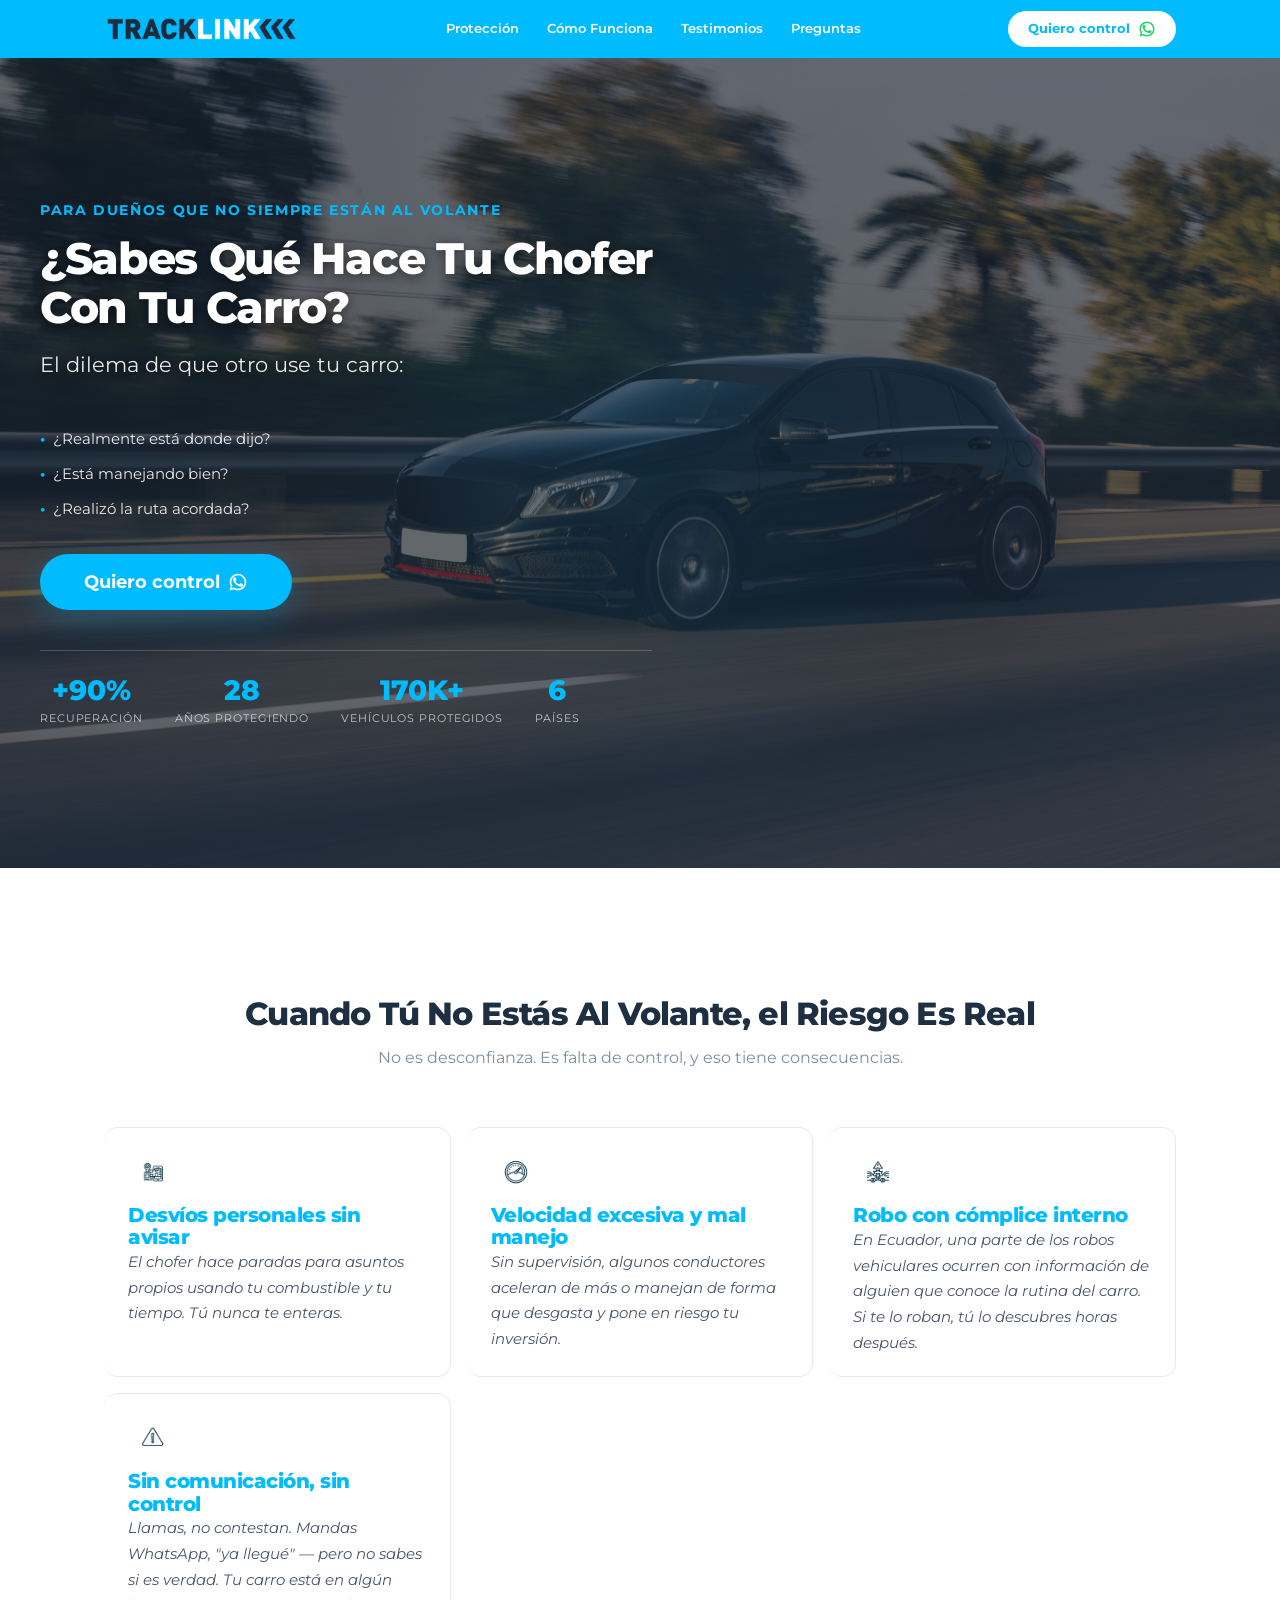
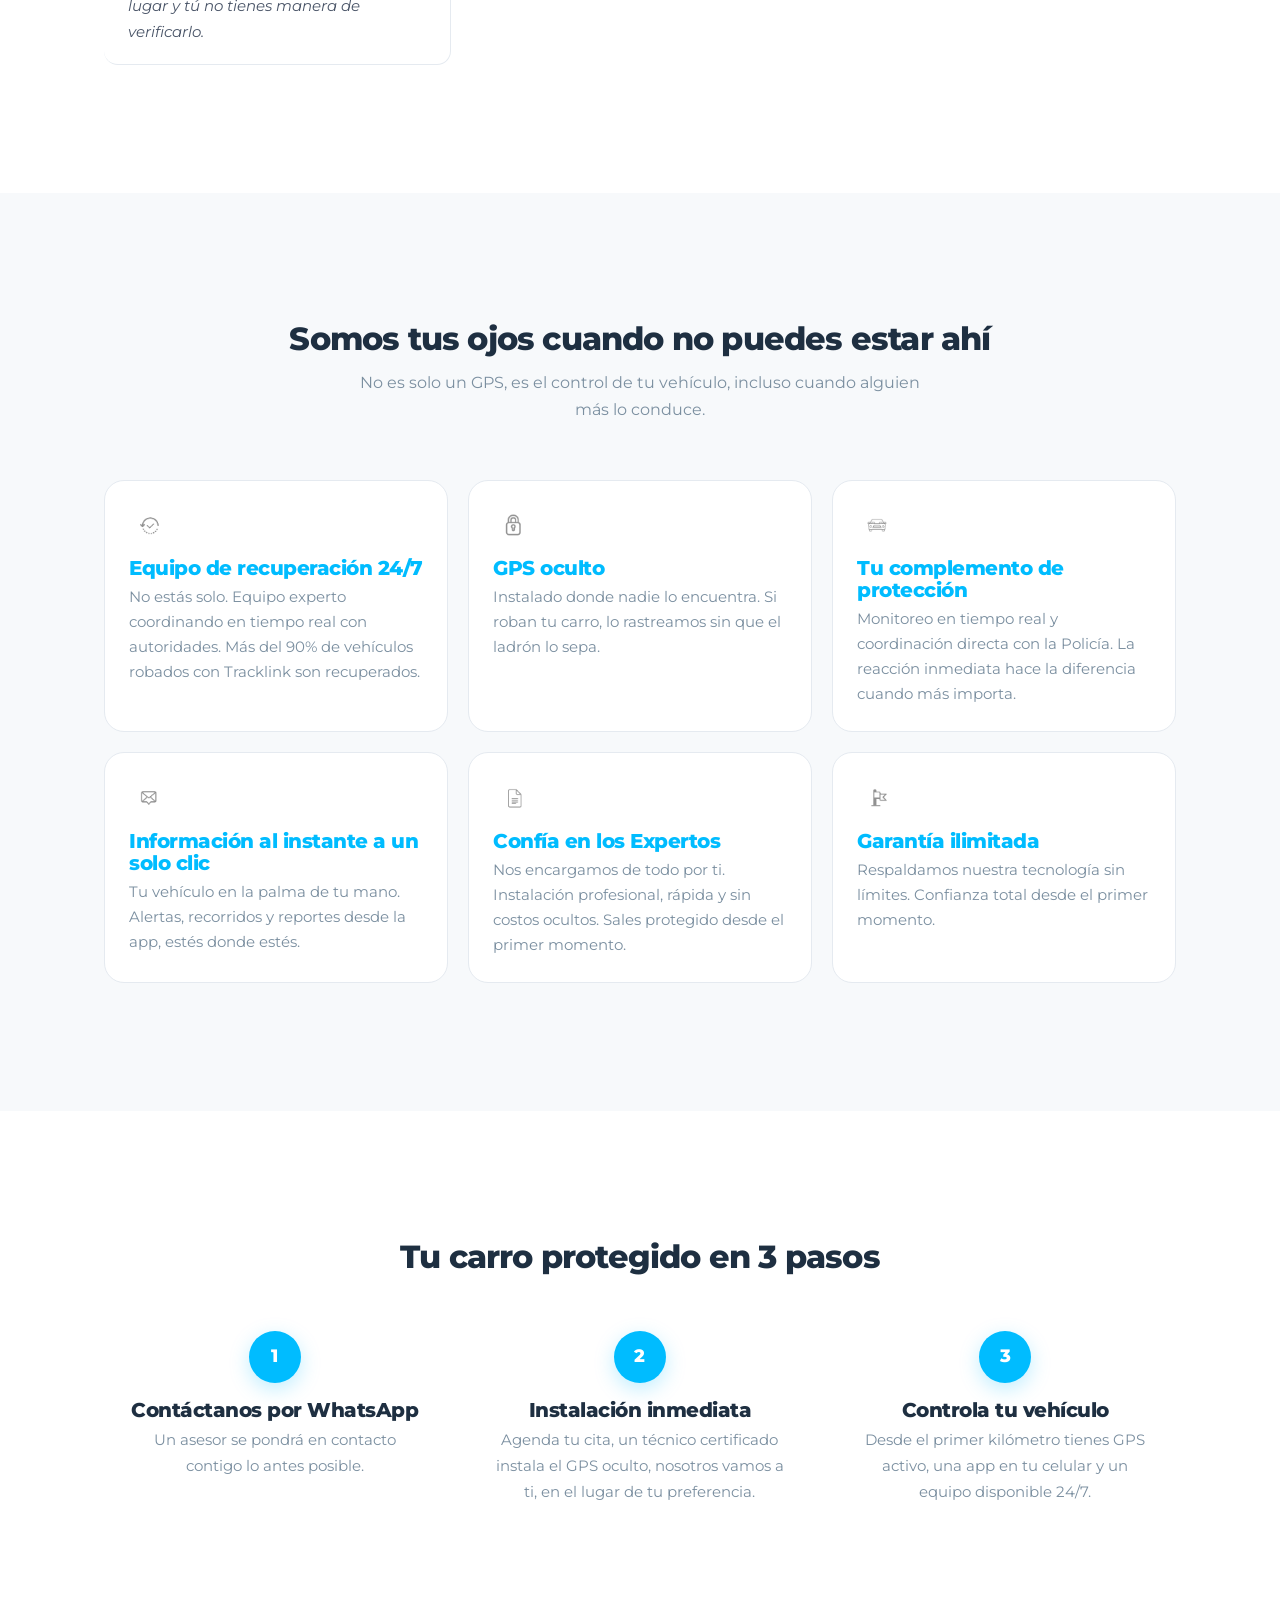
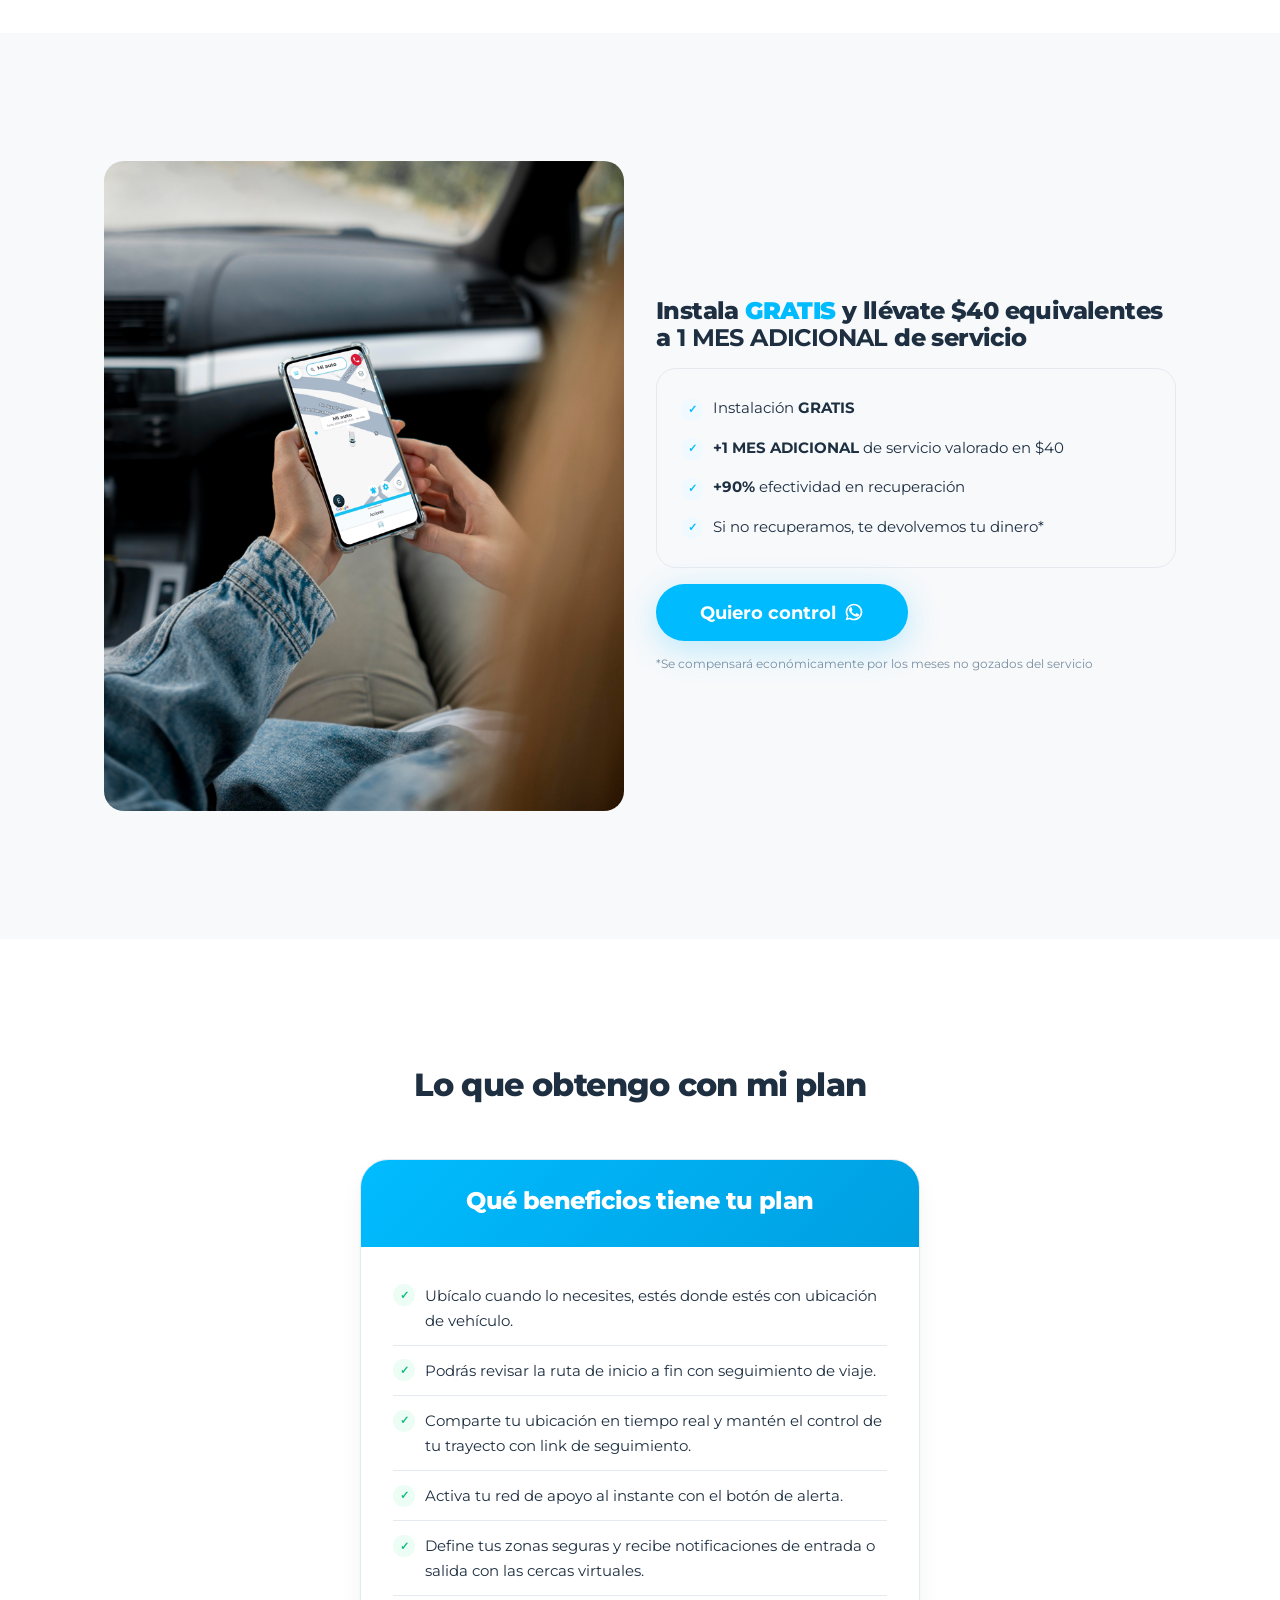
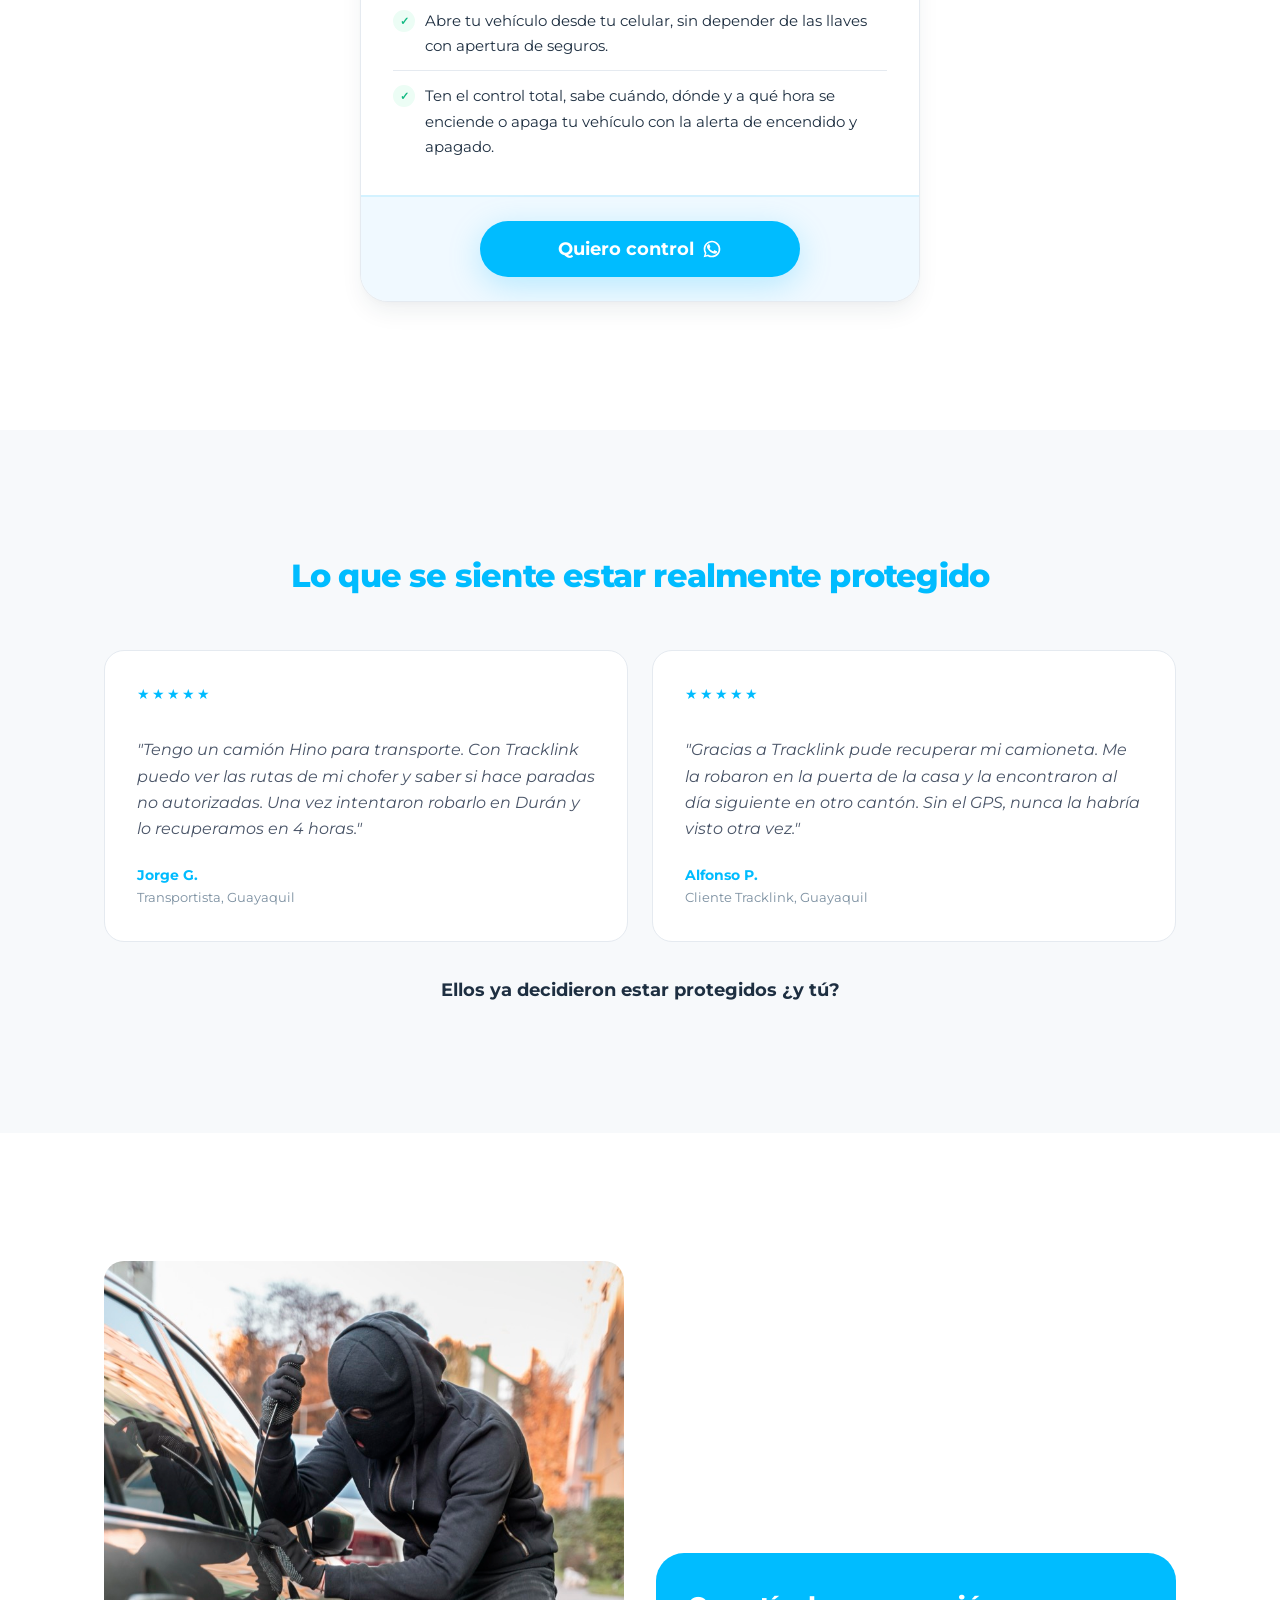
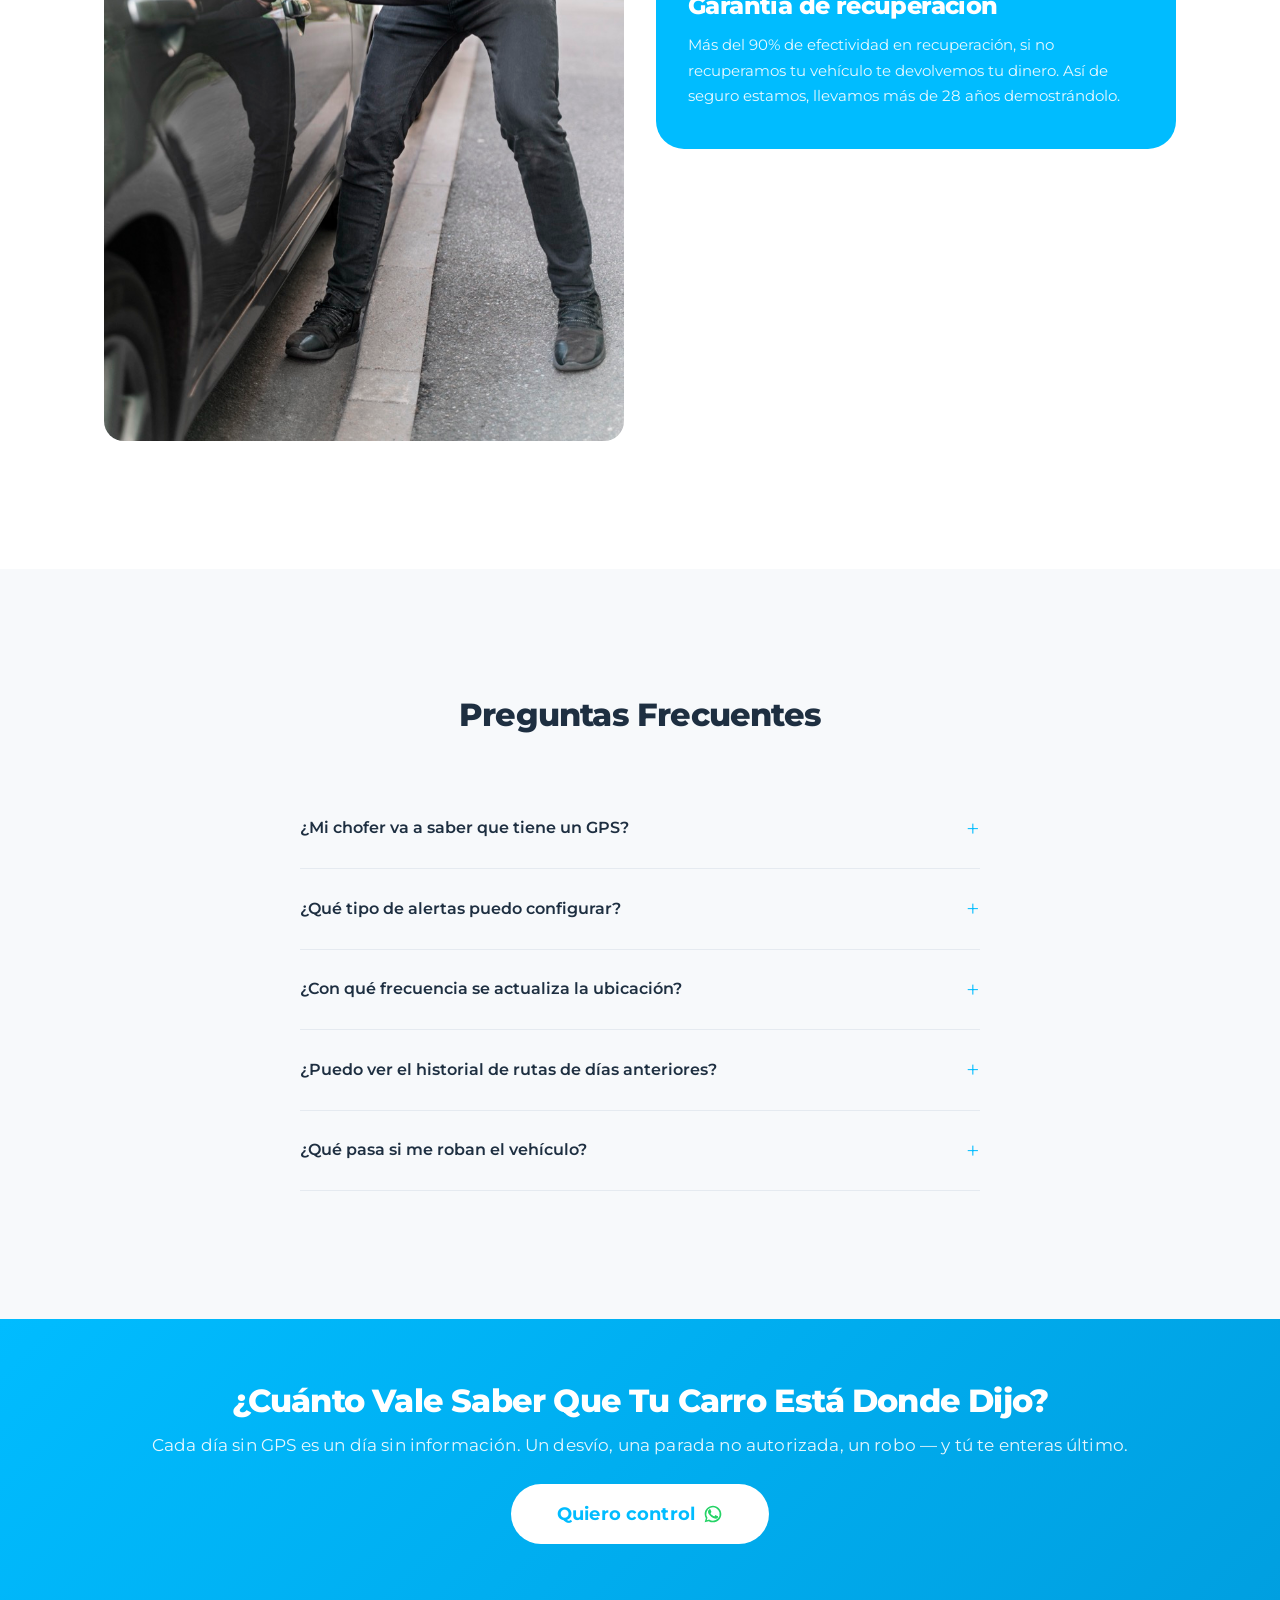
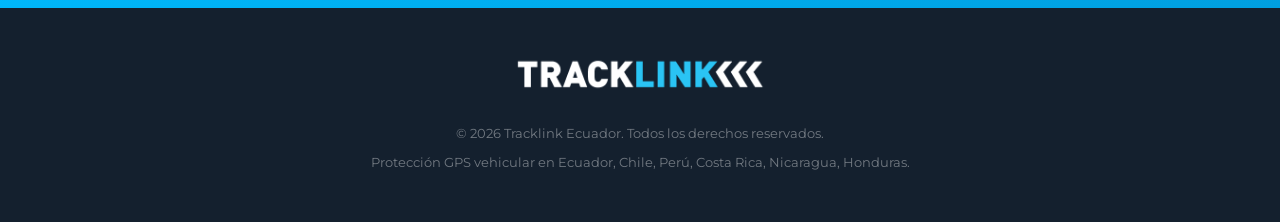
<file: tu-manejas/index.html>
<!DOCTYPE html>
<html lang="es">
<head>
 <meta charset="UTF-8">
 <meta name="viewport" content="width=device-width, initial-scale=1.0">
 <link rel="icon" type="image/x-icon" href="../shared/favicon.ico">
 <link rel="icon" type="image/png" sizes="32x32" href="../shared/favicon.png">
 <link rel="apple-touch-icon" sizes="180x180" href="../shared/apple-touch-icon.png">
 <meta name="landing-id" content="tu-manejas">
 <!-- Open Graph -->
 <meta property="og:type" content="website">
 <meta property="og:title" content="GPS Para Vehículos Compartidos | Tracklink">
 <meta property="og:description" content="Sabe dónde está tu vehículo cuando otro lo maneja. GPS oculto con alertas de zona, velocidad y uso no autorizado.">
 <meta property="og:url" content="https://tracklink.ec/magneto/tu-manejas/">
 <meta property="og:image" content="https://tracklink.ec/magneto/shared/og-image.jpg">
 <meta property="og:locale" content="es_EC">
 <title>Sabe Qué Hace Tu Chofer Con Tu Carro | Tracklink Ecuador</title>
 <meta name="description" content="¿Alguien más maneja tu vehículo? Monitorea rutas, velocidad y paradas en tiempo real. Instalación gratis.">
 <link rel="preconnect" href="https://fonts.googleapis.com">
 <link rel="preconnect" href="https://fonts.gstatic.com" crossorigin>
 <link href="https://fonts.googleapis.com/css2?family=Montserrat:wght@400;500;600;700;900&display=swap" rel="stylesheet">
 <link rel="stylesheet" href="../shared/landing-base.css?v=20260306a">
 <style>
 /* Mobile button overrides — inline to bypass CSS cache */
 @media (max-width: 767px) {
   .btn--large, .btn--lg { padding: 0.85rem 2rem !important; font-size: 1rem !important; }
   .btn--full { max-width: none !important; white-space: nowrap !important; }
 }
 .btn--wa-icon { width: 22px !important; height: 22px !important; display: inline-block !important; }
 </style>

 <!-- Meta Pixel -->
 <script>
 !function(f,b,e,v,n,t,s){if(f.fbq)return;n=f.fbq=function(){n.callMethod?
 n.callMethod.apply(n,arguments):n.queue.push(arguments)};if(!f._fbq)f._fbq=n;
 n.push=n;n.loaded=!0;n.version='2.0';n.queue=[];t=b.createElement(e);t.async=!0;
 t.src=v;s=b.getElementsByTagName(e)[0];s.parentNode.insertBefore(t,s)}(window,
 document,'script','https://connect.facebook.net/en_US/fbevents.js');
 fbq('init', '302317904357081');
 fbq('track', 'PageView');
 </script>
 <noscript><img height="1" width="1" style="display:none" src="https://www.facebook.com/tr?id=302317904357081&ev=PageView&noscript=1"/></noscript>

 <!-- GA4 -->
 <script async src="https://www.googletagmanager.com/gtag/js?id=G-NC45CQFT0C"></script>
 <script>
 window.dataLayer = window.dataLayer || [];
 function gtag(){dataLayer.push(arguments);}
 gtag('js', new Date());
 gtag('config', 'G-NC45CQFT0C');
 </script>
 <!-- Google Tag Manager -->
 <script>(function(w,d,s,l,i){w[l]=w[l]||[];w[l].push({'gtm.start':
 new Date().getTime(),event:'gtm.js'});var f=d.getElementsByTagName(s)[0],
 j=d.createElement(s),dl=l!='dataLayer'?'&l='+l:'';j.async=true;j.src=
 'https://www.googletagmanager.com/gtm.js?id='+i+dl;f.parentNode.insertBefore(j,f);
 })(window,document,'script','dataLayer','GTM-KN9HMBZ');</script>
 <!-- End Google Tag Manager -->
 <script src="https://api.patagon.ai/api/v1/tracking.js"></script>
 <style>
 .testimonial::before { display: none !important; }
 </style>
</head>
<body>

 <!-- 1. Sticky Nav — Cyan -->
 <nav class="nav-sticky nav-sticky--cyan">
 <div class="nav-sticky__inner">
 <a href="#hero" class="nav-sticky__logo">
 <img src="../shared/logo-header.png" alt="Tracklink" style="height:28px;width:auto">
 </a>
 <div class="nav-sticky__links">
 <a href="#solucion">Protección</a>
 <a href="#como-funciona">Cómo Funciona</a>
 <a href="#testimonios">Testimonios</a>
 <a href="#preguntas">Preguntas</a>
 </div>
 <a href="https://wa.me/593989746075?text=Hola%2C%20quiero%20control%20GPS%20para%20mi%20vehículo" class="btn nav-sticky__cta">Quiero control <svg style="width:18px;height:18px;vertical-align:middle;flex-shrink:0" viewBox="0 0 24 24" fill="none"><path d="M17.472 14.382c-.297-.149-1.758-.867-2.03-.967-.273-.099-.471-.148-.67.15-.197.297-.767.966-.94 1.164-.173.199-.347.223-.644.075-.297-.15-1.255-.463-2.39-1.475-.883-.788-1.48-1.761-1.653-2.059-.173-.297-.018-.458.13-.606.134-.133.298-.347.446-.52.149-.174.198-.298.298-.497.099-.198.05-.371-.025-.52-.075-.149-.669-1.612-.916-2.207-.242-.579-.487-.5-.669-.51-.173-.008-.371-.01-.57-.01-.198 0-.52.074-.792.372-.272.297-1.04 1.016-1.04 2.479 0 1.462 1.065 2.875 1.213 3.074.149.198 2.096 3.2 5.077 4.487.709.306 1.262.489 1.694.625.712.227 1.36.195 1.871.118.571-.085 1.758-.719 2.006-1.413.248-.694.248-1.289.173-1.413-.074-.124-.272-.198-.57-.347z" fill="#25D366"/><path d="M12 2C6.477 2 2 6.477 2 12c0 1.89.525 3.66 1.438 5.168L2 22l4.832-1.438A9.955 9.955 0 0012 22c5.523 0 10-4.477 10-10S17.523 2 12 2zm0 18a8 8 0 01-4.29-1.24l-.307-.184-2.87.853.853-2.87-.184-.307A8 8 0 1112 20z" fill="#25D366"/></svg></a>
 </div>
 </nav>

 <!-- 2. Hero — text aligned left -->
 <section class="hero hero--overlay-dark hero--align-left" style="background-image:url(hero.jpg);" id="hero">
 <div class="hero__content">
 <p style="font-size:0.85rem;font-weight:700;letter-spacing:0.12em;text-transform:uppercase;color:var(--cyan);margin-bottom:0.75rem">Para dueños que no siempre están al volante</p>
 <h1 style="color:#fff;text-shadow:0 2px 12px rgba(0,0,0,0.5);margin-bottom:1rem">¿Sabes Qué Hace Tu Chofer<br>Con Tu Carro?</h1>
 <p class="hero__sub" style="color:rgba(255,255,255,0.9);text-shadow:0 1px 6px rgba(0,0,0,0.4)">El dilema de que otro use tu carro:</p>
 <ul class="hero__bullets">
 <li>¿Realmente está donde dijo?</li>
 <li>¿Está manejando bien?</li>
 <li>¿Realizó la ruta acordada?</li>
 </ul>
 <a href="https://wa.me/593989746075?text=Hola%2C%20quiero%20control%20GPS%20para%20mi%20vehículo" class="btn btn--primary btn--large">Quiero control <svg style="width:20px;height:20px;vertical-align:middle" viewBox="0 0 24 24" fill="none"><path d="M17.472 14.382c-.297-.149-1.758-.867-2.03-.967-.273-.099-.471-.148-.67.15-.197.297-.767.966-.94 1.164-.173.199-.347.223-.644.075-.297-.15-1.255-.463-2.39-1.475-.883-.788-1.48-1.761-1.653-2.059-.173-.297-.018-.458.13-.606.134-.133.298-.347.446-.52.149-.174.198-.298.298-.497.099-.198.05-.371-.025-.52-.075-.149-.669-1.612-.916-2.207-.242-.579-.487-.5-.669-.51-.173-.008-.371-.01-.57-.01-.198 0-.52.074-.792.372-.272.297-1.04 1.016-1.04 2.479 0 1.462 1.065 2.875 1.213 3.074.149.198 2.096 3.2 5.077 4.487.709.306 1.262.489 1.694.625.712.227 1.36.195 1.871.118.571-.085 1.758-.719 2.006-1.413.248-.694.248-1.289.173-1.413-.074-.124-.272-.198-.57-.347z" fill="#ffffff"/><path d="M12 2C6.477 2 2 6.477 2 12c0 1.89.525 3.66 1.438 5.168L2 22l4.832-1.438A9.955 9.955 0 0012 22c5.523 0 10-4.477 10-10S17.523 2 12 2zm0 18a8 8 0 01-4.29-1.24l-.307-.184-2.87.853.853-2.87-.184-.307A8 8 0 1112 20z" fill="#ffffff"/></svg></a>
 <div class="hero-stats">
 <div class="hero-stats__item">
 <span class="hero-stats__number">+90%</span>
 <span class="hero-stats__label">Recuperación</span>
 </div>
 <div class="hero-stats__item">
 <span class="hero-stats__number">28</span>
 <span class="hero-stats__label">Años protegiendo</span>
 </div>
 <div class="hero-stats__item">
 <span class="hero-stats__number">170K+</span>
 <span class="hero-stats__label">Vehículos protegidos</span>
 </div>
 <div class="hero-stats__item">
 <span class="hero-stats__number">6</span>
 <span class="hero-stats__label">Países</span>
 </div>
 </div>
 </div>
 </section>

 <!-- 3. Problem (PAS) -->
 <section class="section" id="problema">
 <div class="container">
 <h2 class="section__title text-center">Cuando Tú No Estás Al Volante, el Riesgo Es Real</h2>
 <p class="section__subtitle text-center">No es desconfianza. Es falta de control, y eso tiene consecuencias.</p>
 <div class="problem-cards">
 <div class="problem-card problem-card--v2">
 <div class="problem-card__icon"><img src="../shared/icons/ICONOS_09.png" alt="Desvíos" width="48" height="48"></div>
 <h4>Desvíos personales sin avisar</h4>
 <p>El chofer hace paradas para asuntos propios usando tu combustible y tu tiempo. Tú nunca te enteras.</p>
 </div>
 <div class="problem-card problem-card--v2">
 <div class="problem-card__icon"><img src="../shared/icons/ICONOS_05.png" alt="Velocidad" width="48" height="48"></div>
 <h4>Velocidad excesiva y mal manejo</h4>
 <p>Sin supervisión, algunos conductores aceleran de más o manejan de forma que desgasta y pone en riesgo tu inversión.</p>
 </div>
 <div class="problem-card problem-card--v2">
 <div class="problem-card__icon"><img src="../shared/icons/ICONOS_33.png" alt="Robo" width="48" height="48"></div>
 <h4>Robo con cómplice interno</h4>
 <p>En Ecuador, una parte de los robos vehiculares ocurren con información de alguien que conoce la rutina del carro. Si te lo roban, tú lo descubres horas después.</p>
 </div>
 <div class="problem-card problem-card--v2">
 <div class="problem-card__icon"><img src="../shared/icons/ICONOS_19.png" alt="Sin control" width="48" height="48"></div>
 <h4>Sin comunicación, sin control</h4>
 <p>Llamas, no contestan. Mandas WhatsApp, "ya llegué" — pero no sabes si es verdad. Tu carro está en algún lugar y tú no tienes manera de verificarlo.</p>
 </div>
 </div>
 </div>
 </section>

 <!-- 4. Solution — 6 feature cards v2 -->
 <section class="section section--light" id="solucion">
 <div class="container">
 <h2 class="section__title text-center">Somos tus ojos cuando no puedes estar ahí</h2>
 <p class="section__subtitle text-center">No es solo un GPS, es el control de tu vehículo, incluso cuando alguien más lo conduce.</p>
 <div class="features--v2">
 <div class="feature-v2">
 <div class="feature-v2__icon"><img src="../shared/icons/ICONOS_27.png" alt="Recuperación" width="40" height="40"></div>
 <h4>Equipo de recuperación 24/7</h4>
 <p>No estás solo. Equipo experto coordinando en tiempo real con autoridades. Más del 90% de vehículos robados con Tracklink son recuperados.</p>
 </div>
 <div class="feature-v2">
 <div class="feature-v2__icon"><img src="../shared/icons/ICONOS_07.png" alt="GPS oculto" width="40" height="40"></div>
 <h4>GPS oculto</h4>
 <p>Instalado donde nadie lo encuentra. Si roban tu carro, lo rastreamos sin que el ladrón lo sepa.</p>
 </div>
 <div class="feature-v2">
 <div class="feature-v2__icon"><img src="../shared/icons/ICONOS_03.png" alt="Protección" width="40" height="40"></div>
 <h4>Tu complemento de protección</h4>
 <p>Monitoreo en tiempo real y coordinación directa con la Policía. La reacción inmediata hace la diferencia cuando más importa.</p>
 </div>
 <div class="feature-v2">
 <div class="feature-v2__icon"><img src="../shared/icons/ICONOS_32.png" alt="Alertas" width="40" height="40"></div>
 <h4>Información al instante a un solo clic</h4>
 <p>Tu vehículo en la palma de tu mano. Alertas, recorridos y reportes desde la app, estés donde estés.</p>
 </div>
 <div class="feature-v2">
 <div class="feature-v2__icon"><img src="../shared/icons/ICONOS_25.png" alt="Expertos" width="40" height="40"></div>
 <h4>Confía en los Expertos</h4>
 <p>Nos encargamos de todo por ti. Instalación profesional, rápida y sin costos ocultos. Sales protegido desde el primer momento.</p>
 </div>
 <div class="feature-v2">
 <div class="feature-v2__icon"><img src="../shared/icons/ICONOS_17.png" alt="Garantía" width="40" height="40"></div>
 <h4>Garantía ilimitada</h4>
 <p>Respaldamos nuestra tecnología sin límites. Confianza total desde el primer momento.</p>
 </div>
 </div>
 </div>
 </section>

 <!-- 5. How It Works -->
 <section class="section" id="como-funciona">
 <div class="container">
 <h2 class="section__title text-center">Tu carro protegido en 3 pasos</h2>
 <div class="steps">
 <div class="step">
 <div class="step__number">1</div>
 <h4>Contáctanos por WhatsApp</h4>
 <p>Un asesor se pondrá en contacto contigo lo antes posible.</p>
 </div>
 <div class="step">
 <div class="step__number">2</div>
 <h4>Instalación inmediata</h4>
 <p>Agenda tu cita, un técnico certificado instala el GPS oculto, nosotros vamos a ti, en el lugar de tu preferencia.</p>
 </div>
 <div class="step">
 <div class="step__number">3</div>
 <h4>Controla tu vehículo</h4>
 <p>Desde el primer kilómetro tienes GPS activo, una app en tu celular y un equipo disponible 24/7.</p>
 </div>
 </div>
 </div>
 </section>

 <!-- 6. Offer Section (NEW) -->
 <section class="section section--light" id="oferta-gratis">
 <div class="container">
 <div class="offer-section">
 <div class="offer-section__image">
 <img src="offer-app.png" alt="App Tracklink en celular">
 </div>
 <div class="offer-section__content">
 <h3>Instala <span class="text-cyan">GRATIS</span> y llévate $40 equivalentes a <strong>1 MES ADICIONAL</strong> de servicio</h3>
 <ul class="offer-section__checklist">
 <li><span>Instalación <strong>GRATIS</strong></span></li>
 <li><span><strong>+1 MES ADICIONAL</strong> de servicio valorado en $40</span></li>
 <li><span><strong>+90%</strong> efectividad en recuperación</span></li>
 <li><span>Si no recuperamos, te devolvemos tu dinero*</span></li>
 </ul>
 <a href="https://wa.me/593989746075?text=Hola%2C%20quiero%20control%20GPS%20para%20mi%20vehículo" class="btn btn--primary btn--large">Quiero control <svg style="width:20px;height:20px;vertical-align:middle" viewBox="0 0 24 24" fill="none"><path d="M17.472 14.382c-.297-.149-1.758-.867-2.03-.967-.273-.099-.471-.148-.67.15-.197.297-.767.966-.94 1.164-.173.199-.347.223-.644.075-.297-.15-1.255-.463-2.39-1.475-.883-.788-1.48-1.761-1.653-2.059-.173-.297-.018-.458.13-.606.134-.133.298-.347.446-.52.149-.174.198-.298.298-.497.099-.198.05-.371-.025-.52-.075-.149-.669-1.612-.916-2.207-.242-.579-.487-.5-.669-.51-.173-.008-.371-.01-.57-.01-.198 0-.52.074-.792.372-.272.297-1.04 1.016-1.04 2.479 0 1.462 1.065 2.875 1.213 3.074.149.198 2.096 3.2 5.077 4.487.709.306 1.262.489 1.694.625.712.227 1.36.195 1.871.118.571-.085 1.758-.719 2.006-1.413.248-.694.248-1.289.173-1.413-.074-.124-.272-.198-.57-.347z" fill="#ffffff"/><path d="M12 2C6.477 2 2 6.477 2 12c0 1.89.525 3.66 1.438 5.168L2 22l4.832-1.438A9.955 9.955 0 0012 22c5.523 0 10-4.477 10-10S17.523 2 12 2zm0 18a8 8 0 01-4.29-1.24l-.307-.184-2.87.853.853-2.87-.184-.307A8 8 0 1112 20z" fill="#ffffff"/></svg></a>
 <p class="offer-section__disclaimer">*Se compensará económicamente por los meses no gozados del servicio</p>
 </div>
 </div>
 </div>
 </section>

 <!-- 7. Value Stack — Benefits list -->
 <section class="section" id="beneficios">
 <div class="container">
 <h2 class="section__title text-center">Lo que obtengo con mi plan</h2>
 <div class="value-stack">
 <div class="value-stack__header">
 <h3>Qué beneficios tiene tu plan</h3>
 </div>
 <div class="value-stack__body">
 <ul class="value-stack__benefits">
 <li>Ubícalo cuando lo necesites, estés donde estés con ubicación de vehículo.</li>
 <li>Podrás revisar la ruta de inicio a fin con seguimiento de viaje.</li>
 <li>Comparte tu ubicación en tiempo real y mantén el control de tu trayecto con link de seguimiento.</li>
 <li>Activa tu red de apoyo al instante con el botón de alerta.</li>
 <li>Define tus zonas seguras y recibe notificaciones de entrada o salida con las cercas virtuales.</li>
 <li>Abre tu vehículo desde tu celular, sin depender de las llaves con apertura de seguros.</li>
 <li>Ten el control total, sabe cuándo, dónde y a qué hora se enciende o apaga tu vehículo con la alerta de encendido y apagado.</li>
 </ul>
 </div>
 <div class="value-stack__cta">
 <a href="https://wa.me/593989746075?text=Hola%2C%20quiero%20control%20GPS%20para%20mi%20vehículo" class="btn btn--primary btn--lg btn--full">Quiero control <svg style="width:20px;height:20px;vertical-align:middle" viewBox="0 0 24 24" fill="none"><path d="M17.472 14.382c-.297-.149-1.758-.867-2.03-.967-.273-.099-.471-.148-.67.15-.197.297-.767.966-.94 1.164-.173.199-.347.223-.644.075-.297-.15-1.255-.463-2.39-1.475-.883-.788-1.48-1.761-1.653-2.059-.173-.297-.018-.458.13-.606.134-.133.298-.347.446-.52.149-.174.198-.298.298-.497.099-.198.05-.371-.025-.52-.075-.149-.669-1.612-.916-2.207-.242-.579-.487-.5-.669-.51-.173-.008-.371-.01-.57-.01-.198 0-.52.074-.792.372-.272.297-1.04 1.016-1.04 2.479 0 1.462 1.065 2.875 1.213 3.074.149.198 2.096 3.2 5.077 4.487.709.306 1.262.489 1.694.625.712.227 1.36.195 1.871.118.571-.085 1.758-.719 2.006-1.413.248-.694.248-1.289.173-1.413-.074-.124-.272-.198-.57-.347z" fill="#ffffff"/><path d="M12 2C6.477 2 2 6.477 2 12c0 1.89.525 3.66 1.438 5.168L2 22l4.832-1.438A9.955 9.955 0 0012 22c5.523 0 10-4.477 10-10S17.523 2 12 2zm0 18a8 8 0 01-4.29-1.24l-.307-.184-2.87.853.853-2.87-.184-.307A8 8 0 1112 20z" fill="#ffffff"/></svg></a>
 </div>
 </div>
 </div>
 </section>

 <!-- 8. Testimonials -->
 <section class="section section--light" id="testimonios">
 <div class="container">
 <h2 class="section__title section__title--cyan text-center">Lo que se siente estar realmente protegido</h2>
 <div class="testimonials">
 <div class="testimonial testimonial--v2">
 <div class="testimonial__stars">&#9733;&#9733;&#9733;&#9733;&#9733;</div>
 <p class="testimonial__text">"Tengo un camión Hino para transporte. Con Tracklink puedo ver las rutas de mi chofer y saber si hace paradas no autorizadas. Una vez intentaron robarlo en Durán y lo recuperamos en 4 horas."</p>
 <p class="testimonial__author">Jorge G.</p>
 <p class="testimonial__meta">Transportista, Guayaquil</p>
 </div>
 <div class="testimonial testimonial--v2">
 <div class="testimonial__stars">&#9733;&#9733;&#9733;&#9733;&#9733;</div>
 <p class="testimonial__text">"Gracias a Tracklink pude recuperar mi camioneta. Me la robaron en la puerta de la casa y la encontraron al día siguiente en otro cantón. Sin el GPS, nunca la habría visto otra vez."</p>
 <p class="testimonial__author">Alfonso P.</p>
 <p class="testimonial__meta">Cliente Tracklink, Guayaquil</p>
 </div>
 </div>
 <p class="testimonials__closing">Ellos ya decidieron estar protegidos ¿y tú?</p>
 </div>
 </section>

 <!-- 9. Guarantee v2 -->
 <section class="section" id="garantia">
 <div class="container">
 <div class="guarantee-v2">
 <div class="guarantee-v2__image">
 <img src="guarantee.jpg" alt="Robo vehicular">
 </div>
 <div class="guarantee-v2__content">
 <h3>Garantía de recuperación</h3>
 <p>Más del 90% de efectividad en recuperación, si no recuperamos tu vehículo te devolvemos tu dinero. Así de seguro estamos, llevamos más de 28 años demostrándolo.</p>
 </div>
 </div>
 </div>
 </section>

 <!-- 10. FAQ -->
 <section class="section section--light" id="preguntas">
 <div class="container">
 <h2 class="section__title text-center">Preguntas Frecuentes</h2>
 <div class="faq">
 <details class="faq-item">
 <summary>¿Mi chofer va a saber que tiene un GPS?</summary>
 <p>La instalación es completamente oculta. El dispositivo se coloca en un lugar no visible del vehículo. Tu conductor no sabrá que está siendo monitoreado — a menos que tú se lo digas.</p>
 </details>
 <details class="faq-item">
 <summary>¿Qué tipo de alertas puedo configurar?</summary>
 <p>Puedes configurar alertas por velocidad excesiva, salida de zona autorizada (geocercas), encendido fuera de horario, paradas prolongadas y movimiento en horarios no permitidos. Todo desde la app.</p>
 </details>
 <details class="faq-item">
 <summary>¿Con qué frecuencia se actualiza la ubicación?</summary>
 <p>En tiempo real. El dispositivo reporta la posición cada pocos segundos mientras el vehículo está en movimiento, para que siempre tengas información actualizada.</p>
 </details>
 <details class="faq-item">
 <summary>¿Puedo ver el historial de rutas de días anteriores?</summary>
 <p>Sí. Puedes revisar el historial completo de recorridos: a dónde fue, a qué hora salió, cuánto tiempo estuvo en cada parada. Todo queda registrado.</p>
 </details>
 <details class="faq-item">
 <summary>¿Qué pasa si me roban el vehículo?</summary>
 <p>Nos llamas inmediatamente. Activamos el rastreo intensivo y coordinamos directamente con las autoridades para la recuperación. Nuestra tasa de recuperación es del +90%. También puedes bloquear el motor de forma remota desde la app.</p>
 </details>
 </div>
 </div>
 </section>

 <!-- 11. Urgency CTA -->
 <section class="section urgency-bar" id="urgencia">
 <div class="container" style="text-align:center">
 <h2 class="text-white">¿Cuánto Vale Saber Que Tu Carro Está Donde Dijo?</h2>
 <p style="color:rgba(255,255,255,0.9);margin:0.75rem 0 1.5rem">Cada día sin GPS es un día sin información. Un desvío, una parada no autorizada, un robo — y tú te enteras último.</p>
 <a href="https://wa.me/593989746075?text=Hola%2C%20quiero%20control%20GPS%20para%20mi%20vehículo" class="btn btn--wa btn--large">Quiero control <svg style="width:20px;height:20px;vertical-align:middle" viewBox="0 0 24 24" fill="none"><path d="M17.472 14.382c-.297-.149-1.758-.867-2.03-.967-.273-.099-.471-.148-.67.15-.197.297-.767.966-.94 1.164-.173.199-.347.223-.644.075-.297-.15-1.255-.463-2.39-1.475-.883-.788-1.48-1.761-1.653-2.059-.173-.297-.018-.458.13-.606.134-.133.298-.347.446-.52.149-.174.198-.298.298-.497.099-.198.05-.371-.025-.52-.075-.149-.669-1.612-.916-2.207-.242-.579-.487-.5-.669-.51-.173-.008-.371-.01-.57-.01-.198 0-.52.074-.792.372-.272.297-1.04 1.016-1.04 2.479 0 1.462 1.065 2.875 1.213 3.074.149.198 2.096 3.2 5.077 4.487.709.306 1.262.489 1.694.625.712.227 1.36.195 1.871.118.571-.085 1.758-.719 2.006-1.413.248-.694.248-1.289.173-1.413-.074-.124-.272-.198-.57-.347z" fill="#25D366"/><path d="M12 2C6.477 2 2 6.477 2 12c0 1.89.525 3.66 1.438 5.168L2 22l4.832-1.438A9.955 9.955 0 0012 22c5.523 0 10-4.477 10-10S17.523 2 12 2zm0 18a8 8 0 01-4.29-1.24l-.307-.184-2.87.853.853-2.87-.184-.307A8 8 0 1112 20z" fill="#25D366"/></svg></a>
 </div>
 </section>

 <!-- 12. Sticky Mobile CTA -->
 <div class="sticky-cta">
 <a href="https://wa.me/593989746075?text=Hola%2C%20quiero%20control%20GPS%20para%20mi%20vehículo" class="btn btn--primary btn--full">Quiero control <svg style="width:18px;height:18px;vertical-align:middle" viewBox="0 0 24 24" fill="none"><path d="M17.472 14.382c-.297-.149-1.758-.867-2.03-.967-.273-.099-.471-.148-.67.15-.197.297-.767.966-.94 1.164-.173.199-.347.223-.644.075-.297-.15-1.255-.463-2.39-1.475-.883-.788-1.48-1.761-1.653-2.059-.173-.297-.018-.458.13-.606.134-.133.298-.347.446-.52.149-.174.198-.298.298-.497.099-.198.05-.371-.025-.52-.075-.149-.669-1.612-.916-2.207-.242-.579-.487-.5-.669-.51-.173-.008-.371-.01-.57-.01-.198 0-.52.074-.792.372-.272.297-1.04 1.016-1.04 2.479 0 1.462 1.065 2.875 1.213 3.074.149.198 2.096 3.2 5.077 4.487.709.306 1.262.489 1.694.625.712.227 1.36.195 1.871.118.571-.085 1.758-.719 2.006-1.413.248-.694.248-1.289.173-1.413-.074-.124-.272-.198-.57-.347z" fill="#ffffff"/><path d="M12 2C6.477 2 2 6.477 2 12c0 1.89.525 3.66 1.438 5.168L2 22l4.832-1.438A9.955 9.955 0 0012 22c5.523 0 10-4.477 10-10S17.523 2 12 2zm0 18a8 8 0 01-4.29-1.24l-.307-.184-2.87.853.853-2.87-.184-.307A8 8 0 1112 20z" fill="#ffffff"/></svg></a>
 </div>

 <!-- 13. Footer -->
 <footer class="landing-footer">
 <a href="#hero"><img src="../shared/logo-footer.png" alt="Tracklink" class="footer__logo" style="height:36px;filter:none;opacity:1"></a>
 <p>&copy; 2026 Tracklink Ecuador. Todos los derechos reservados.</p>
 <p>Protección GPS vehicular en Ecuador, Chile, Perú, Costa Rica, Nicaragua, Honduras.</p>
 </footer>

 <script src="../shared/tracking.js"></script>
 <script src="../shared/whatsapp-enhancer.js"></script>
</body>
</html>
</file>
<file: shared/landing-base.css>
/**
 * Magneto Landing Pages — Premium Shared Styles
 * Based on Tracklink Design System + SaaS inspiration (Nudge, Dayos, Superpower, Exactly.ai)
 * Mobile-first, optimized for Meta Ads traffic (85%+ mobile)
 */

/* ===== RESET & BASE ===== */
*, *::before, *::after { box-sizing: border-box; margin: 0; padding: 0; }

html {
  font-size: 16px;
  scroll-behavior: smooth;
  -webkit-text-size-adjust: 100%;
}

body {
  font-family: 'Montserrat', -apple-system, BlinkMacSystemFont, 'Segoe UI', sans-serif;
  color: #1e2f41;
  background: #ffffff;
  line-height: 1.65;
  -webkit-font-smoothing: antialiased;
  -moz-osx-font-smoothing: grayscale;
}

img { max-width: 100%; height: auto; display: block; }
a { color: inherit; text-decoration: none; }

/* ===== DESIGN TOKENS ===== */
:root {
  /* Brand */
  --cyan: #00bcff;
  --cyan-hover: #009fe0;
  --cyan-light: #aedef8;
  --cyan-bg: #f0f9ff;
  --cyan-glow: rgba(0, 188, 255, 0.15);
  --navy: #1e2f41;
  --navy-light: #2d4459;
  --navy-deep: #14202e;
  --gray: #7b8fa0;
  --gray-light: #e5eaf0;
  --gray-bg: #f7f9fb;
  --white: #ffffff;
  --success: #10b981;
  --success-bg: #ecfdf5;
  --warning: #f59e0b;
  --error: #ef4444;

  /* Typography */
  --font-heading: 'Montserrat', sans-serif;
  --font-body: 'Montserrat', sans-serif;

  /* Shadows — layered for depth */
  --shadow-xs: 0 1px 2px rgba(30, 47, 65, 0.04);
  --shadow-sm: 0 1px 3px rgba(30, 47, 65, 0.06), 0 1px 2px rgba(30, 47, 65, 0.04);
  --shadow-md: 0 4px 8px -2px rgba(30, 47, 65, 0.06), 0 2px 4px -2px rgba(30, 47, 65, 0.04);
  --shadow-lg: 0 12px 24px -4px rgba(30, 47, 65, 0.08), 0 4px 8px -4px rgba(30, 47, 65, 0.03);
  --shadow-xl: 0 24px 48px -8px rgba(30, 47, 65, 0.1), 0 8px 16px -4px rgba(30, 47, 65, 0.04);
  --shadow-cyan: 0 8px 32px rgba(0, 188, 255, 0.25);

  /* Radii — pill-first */
  --radius-sm: 10px;
  --radius-md: 14px;
  --radius-lg: 20px;
  --radius-xl: 28px;
  --radius-pill: 9999px;

  /* Layout */
  --max-width: 1120px;
  --section-padding: 2.5rem 1.25rem;
  --section-gap: 1.5rem;

  /* Transitions */
  --ease-out: cubic-bezier(0.16, 1, 0.3, 1);
  --ease-spring: cubic-bezier(0.34, 1.56, 0.64, 1);
  --duration: 0.3s;
}

/* ===== TYPOGRAPHY ===== */
h1, h2, h3, h4 {
  font-family: var(--font-heading);
  font-weight: 800;
  line-height: 1.12;
  color: var(--navy);
  letter-spacing: -0.025em;
}

h1 { font-size: clamp(1.75rem, 5vw, 2.75rem); }
h2 { font-size: clamp(1.4rem, 3.5vw, 2rem); margin-bottom: 1rem; }
h3 { font-size: clamp(1.15rem, 2.5vw, 1.5rem); }
h4 { font-size: clamp(1rem, 2vw, 1.25rem); }

p {
  font-size: 1.05rem;
  color: var(--gray);
  line-height: 1.7;
}

.section-eyebrow {
  display: inline-block;
  font-size: 0.75rem;
  font-weight: 700;
  text-transform: uppercase;
  letter-spacing: 0.1em;
  color: var(--cyan);
  margin-bottom: 0.75rem;
}

.text-cyan { color: var(--cyan); }
.text-white { color: var(--white); }
.text-center { text-align: center; }
.text-small { font-size: 0.875rem; color: var(--gray); }

.section-subtitle {
  font-size: 1.1rem;
  color: var(--gray);
  max-width: 560px;
  margin: 0 auto 2.5rem;
  text-align: center;
}

/* ===== LAYOUT ===== */
.container {
  max-width: var(--max-width);
  margin: 0 auto;
  padding: 0 1.5rem;
}

.section {
  padding: var(--section-padding);
}

.section--dark {
  background: var(--navy);
  color: var(--white);
}
.section--dark h2, .section--dark h3, .section--dark h4 { color: var(--white); }
.section--dark p { color: rgba(255, 255, 255, 0.7); }
.section--dark .section-eyebrow { color: var(--cyan-light); }

.section--light {
  background: var(--gray-bg);
}

.section--cyan {
  background: var(--cyan-bg);
}

/* ===== HERO ===== */
.hero {
  min-height: 100svh;
  display: flex;
  flex-direction: column;
  justify-content: center;
  align-items: center;
  text-align: center;
  padding: 3rem 1.5rem;
  position: relative;
  overflow: hidden;
  background: linear-gradient(180deg, var(--white) 0%, var(--gray-bg) 100%);
}

.hero--overlay {
  background-size: cover;
  background-position: center;
  background-repeat: no-repeat;
}

.hero--overlay::before {
  content: '';
  position: absolute;
  inset: 0;
  background: linear-gradient(
    180deg,
    rgba(255, 255, 255, 0.62) 0%,
    rgba(247, 249, 251, 0.70) 100%
  );
  z-index: 1;
}

/* Dark overlay for dark-themed heroes with background images */
.hero--overlay-dark {
  background-size: cover;
  background-position: center;
  background-repeat: no-repeat;
}

.hero--overlay-dark::before {
  content: '';
  position: absolute;
  inset: 0;
  background: linear-gradient(
    180deg,
    rgba(20, 32, 46, 0.60) 0%,
    rgba(30, 47, 65, 0.72) 100%
  );
  z-index: 1;
}

/* Dark overlay text — white text for readability over photo */

/* Subtle radial glow behind hero content */
.hero::after {
  content: '';
  position: absolute;
  width: 700px;
  height: 700px;
  border-radius: 50%;
  background: radial-gradient(circle, rgba(0, 188, 255, 0.06) 0%, transparent 70%);
  top: 50%;
  left: 50%;
  transform: translate(-50%, -50%);
  z-index: 1;
  pointer-events: none;
}

.hero__content {
  position: relative;
  z-index: 2;
  max-width: 680px;
}

.hero h1 {
  color: var(--navy);
  margin-bottom: 1.25rem;
  letter-spacing: -0.03em;
}

.hero__subtitle {
  font-size: clamp(1.05rem, 3vw, 1.3rem);
  color: var(--gray);
  margin-bottom: 2.5rem;
  font-weight: 400;
  line-height: 1.6;
}

.hero__proof {
  display: flex;
  flex-wrap: wrap;
  gap: 2rem;
  justify-content: center;
  margin-top: 3rem;
  padding-top: 2rem;
  border-top: 1px solid var(--gray-light);
}

.hero__proof-item {
  text-align: center;
  color: var(--navy);
}

.hero__proof-number {
  font-size: 2rem;
  font-weight: 800;
  color: var(--cyan);
  display: block;
  line-height: 1.1;
}

.hero__proof-label {
  font-size: 0.75rem;
  text-transform: uppercase;
  letter-spacing: 0.08em;
  color: var(--gray);
  margin-top: 0.25rem;
}

/* ===== TRUST BAR ===== */
.trust-bar {
  display: flex;
  justify-content: center;
  gap: 2rem;
  flex-wrap: wrap;
  padding: 1rem 1.5rem;
  background: var(--white);
  border-bottom: 1px solid var(--gray-light);
  font-size: 0.8rem;
  font-weight: 500;
  color: var(--gray);
}

.trust-bar span {
  display: inline-flex;
  align-items: center;
  gap: 0.35rem;
}

.trust-bar span::before {
  content: '';
  display: inline-block;
  width: 18px;
  height: 18px;
  border-radius: 50%;
  background: var(--success-bg);
  position: relative;
}

.trust-bar span::after {
  content: '✓';
  position: absolute;
  color: var(--success);
  font-size: 0.65rem;
  font-weight: 700;
}

/* Simplified trust bar — just checkmark */
.trust-bar span::before {
  content: '✓';
  color: var(--success);
  font-weight: 700;
  font-size: 0.85rem;
  width: auto;
  height: auto;
  border-radius: 0;
  background: none;
  position: static;
}

.trust-bar span::after {
  display: none;
}

/* ===== BUTTONS ===== */
.btn {
  display: inline-flex;
  align-items: center;
  justify-content: center;
  gap: 0.5rem;
  padding: 0.9rem 2rem;
  font-size: 1rem;
  font-weight: 700;
  border: none;
  border-radius: var(--radius-pill);
  cursor: pointer;
  transition: all var(--duration) var(--ease-out);
  text-decoration: none;
  line-height: 1.2;
  position: relative;
  overflow: hidden;
}

.btn--primary {
  background: var(--cyan);
  color: var(--white);
  box-shadow: var(--shadow-cyan);
}

.btn--primary:hover {
  background: var(--cyan-hover);
  transform: translateY(-2px);
  box-shadow: 0 12px 40px rgba(0, 188, 255, 0.35);
}

.btn--primary:active {
  transform: translateY(0);
  box-shadow: var(--shadow-cyan);
}

.btn--large {
  padding: 0.85rem 2rem;
  font-size: 1rem;
  max-width: 320px;
}
@media (min-width: 768px) {
  .btn--large {
    padding: 1.1rem 2.75rem;
    font-size: 1.1rem;
  }
}

.btn--full {
  width: 100%;
  max-width: none;
  white-space: nowrap;
}

.btn--outline {
  background: transparent;
  border: 2px solid var(--cyan);
  color: var(--cyan);
}

.btn--outline:hover {
  background: var(--cyan);
  color: var(--white);
  box-shadow: var(--shadow-cyan);
}

.btn--whatsapp {
  background: #25D366;
  color: var(--white);
  box-shadow: 0 8px 24px rgba(37, 211, 102, 0.3);
}

.btn--whatsapp:hover {
  background: #1ebe5d;
  transform: translateY(-2px);
  box-shadow: 0 12px 32px rgba(37, 211, 102, 0.4);
}

.btn--ghost {
  background: var(--white);
  color: var(--navy);
  border: 1px solid var(--gray-light);
  box-shadow: var(--shadow-sm);
}

.btn--ghost:hover {
  background: var(--gray-bg);
  border-color: var(--cyan);
  color: var(--cyan);
  box-shadow: var(--shadow-md);
}

.btn__micro {
  display: block;
  font-size: 0.72rem;
  font-weight: 400;
  opacity: 0.7;
  margin-top: 0.3rem;
}

/* ===== STATS ROW ===== */
.stats {
  display: grid;
  grid-template-columns: repeat(auto-fit, minmax(140px, 1fr));
  gap: 2rem;
  text-align: center;
  padding: 2.5rem 0;
}

.stat__number {
  font-size: clamp(2.25rem, 5vw, 3.25rem);
  font-weight: 900;
  color: var(--cyan);
  line-height: 1;
  letter-spacing: -0.02em;
}

.stat__label {
  font-size: 0.85rem;
  color: var(--gray);
  margin-top: 0.4rem;
  font-weight: 500;
}

/* ===== PROBLEM SECTION ===== */
.problem-cards {
  display: grid;
  grid-template-columns: 1fr;
  gap: 1rem;
  margin-top: var(--section-gap);
}

.problem-card {
  background: var(--white);
  border: 1px solid var(--gray-light);
  border-left: 3px solid var(--error);
  padding: 1.25rem 1.5rem;
  border-radius: var(--radius-md);
  transition: box-shadow var(--duration) var(--ease-out);
}

.problem-card:hover {
  box-shadow: var(--shadow-md);
}

.problem-card p {
  font-style: italic;
  color: #4a5568;
  margin: 0;
  font-size: 0.95rem;
}

/* ===== FEATURES / SOLUTION ===== */
.features {
  display: grid;
  grid-template-columns: 1fr;
  gap: 1.75rem;
  margin-top: var(--section-gap);
}

.feature {
  display: flex;
  gap: 1.15rem;
  align-items: flex-start;
  padding: 1.35rem 1.5rem;
  background: linear-gradient(135deg, #4dd4ff 0%, var(--cyan) 100%);
  border-radius: var(--radius-lg);
  transition: transform var(--duration) var(--ease-out), box-shadow var(--duration) var(--ease-out);
}

.feature:hover {
  transform: translateY(-3px);
  box-shadow: 0 12px 32px rgba(0, 188, 255, 0.2);
}

.feature__icon {
  width: 52px;
  height: 52px;
  min-width: 52px;
  border-radius: var(--radius-md);
  background: rgba(255, 255, 255, 0.2);
  display: flex;
  align-items: center;
  justify-content: center;
  font-size: 1.5rem;
  transition: transform var(--duration) var(--ease-spring);
}

.feature:hover .feature__icon {
  transform: scale(1.08);
}

.feature__text h4 { margin-bottom: 0.3rem; color: var(--white); }
.feature__text p { font-size: 0.95rem; margin: 0; color: rgba(255, 255, 255, 0.85); }

/* ===== STEPS (How it works) ===== */
.steps {
  display: grid;
  grid-template-columns: 1fr;
  gap: 1.5rem;
  margin-top: var(--section-gap);
  counter-reset: step;
}

.step {
  text-align: center;
  position: relative;
}

.step__number {
  width: 52px;
  height: 52px;
  border-radius: var(--radius-pill);
  background: var(--cyan);
  color: var(--white);
  font-size: 1.15rem;
  font-weight: 800;
  display: inline-flex;
  align-items: center;
  justify-content: center;
  margin-bottom: 1rem;
  box-shadow: 0 6px 20px rgba(0, 188, 255, 0.25);
}

.step h4 { margin-bottom: 0.4rem; }
.step p { font-size: 0.95rem; max-width: 300px; margin: 0 auto; }

/* ===== TESTIMONIALS ===== */
.testimonials {
  display: grid;
  grid-template-columns: 1fr;
  gap: 1.5rem;
  margin-top: var(--section-gap);
}

.testimonial {
  background: var(--white);
  border-radius: var(--radius-lg);
  padding: 2rem;
  border: 1px solid var(--gray-light);
  position: relative;
  transition: box-shadow var(--duration) var(--ease-out), transform var(--duration) var(--ease-out);
}

.testimonial:hover {
  box-shadow: var(--shadow-lg);
  transform: translateY(-2px);
}

.testimonial::before {
  content: '\201C';
  font-size: 4rem;
  font-weight: 900;
  color: var(--cyan);
  opacity: 0.15;
  line-height: 1;
  position: absolute;
  top: 0.75rem;
  left: 1.25rem;
}

.testimonial__text {
  font-size: 1rem;
  line-height: 1.65;
  color: #4a5568;
  font-style: italic;
  padding-top: 1.5rem;
  margin-bottom: 1.25rem;
}

.testimonial__author {
  font-weight: 700;
  color: var(--navy);
  font-size: 0.9rem;
}

.testimonial__meta {
  font-size: 0.8rem;
  color: var(--gray);
}

.testimonial__stars {
  color: #f59e0b;
  font-size: 0.85rem;
  letter-spacing: 2px;
  margin-bottom: 0.5rem;
}

/* ===== VALUE STACK (Conversion only) ===== */
.value-stack {
  background: var(--white);
  border-radius: var(--radius-xl);
  border: 1px solid var(--gray-light);
  overflow: hidden;
  max-width: 560px;
  margin: var(--section-gap) auto 0;
  box-shadow: var(--shadow-lg);
}

.value-stack__header {
  background: linear-gradient(135deg, var(--cyan) 0%, #009fe0 100%);
  color: var(--white);
  text-align: center;
  padding: 1.75rem 1.5rem;
}

.value-stack__header h3 { color: var(--white); margin-bottom: 0.25rem; }

.value-stack__body {
  padding: 1.5rem 2rem;
}

.value-stack__item {
  display: flex;
  justify-content: space-between;
  align-items: center;
  padding: 0.85rem 0;
  border-bottom: 1px solid var(--gray-light);
}

.value-stack__item:last-child { border-bottom: none; }

.value-stack__item-name {
  display: flex;
  align-items: center;
  gap: 0.6rem;
  font-weight: 500;
  font-size: 0.95rem;
}

.value-stack__item-name::before {
  content: '✓';
  display: inline-flex;
  align-items: center;
  justify-content: center;
  width: 22px;
  height: 22px;
  border-radius: 50%;
  background: var(--success-bg);
  color: var(--success);
  font-size: 0.7rem;
  font-weight: 700;
  flex-shrink: 0;
}

.value-stack__item-value {
  font-weight: 600;
  color: var(--gray);
  text-decoration: line-through;
  font-size: 0.9rem;
}

.value-stack__total {
  text-align: center;
  padding: 1.25rem;
  background: var(--cyan-bg);
  border-top: 2px solid rgba(0, 188, 255, 0.2);
}

.value-stack__total-label {
  font-size: 0.8rem;
  text-transform: uppercase;
  letter-spacing: 0.08em;
  color: var(--gray);
  font-weight: 600;
}

.value-stack__total-value {
  font-size: 1.1rem;
  text-decoration: line-through;
  color: var(--gray);
}

.value-stack__price {
  text-align: center;
  padding: 2rem 1.5rem;
  background: linear-gradient(135deg, var(--cyan) 0%, var(--cyan-hover) 100%);
  color: var(--white);
}

.value-stack__price-label {
  font-size: 0.8rem;
  text-transform: uppercase;
  letter-spacing: 0.08em;
  opacity: 0.85;
  font-weight: 600;
}

.value-stack__price-amount {
  font-size: 2.75rem;
  font-weight: 900;
  line-height: 1.1;
  letter-spacing: -0.02em;
}

.value-stack__price-period {
  font-size: 1rem;
  opacity: 0.85;
}

.value-stack__price-reframe {
  font-size: 0.85rem;
  opacity: 0.7;
  margin-top: 0.35rem;
}

/* Value stack CTA footer (no-price variant) */
.value-stack__cta {
  padding: 1.5rem 2rem;
  text-align: center;
  background: var(--cyan-bg);
  border-top: 2px solid rgba(0, 188, 255, 0.12);
}

.value-stack__cta-sub {
  font-size: 0.82rem;
  color: var(--gray);
  margin-top: 0.75rem;
  font-weight: 500;
}

/* ===== GUARANTEE ===== */
.guarantee {
  background: var(--success-bg);
  border: 1px solid rgba(16, 185, 129, 0.2);
  border-radius: var(--radius-xl);
  padding: 2.5rem 2rem;
  text-align: center;
  max-width: 560px;
  margin: var(--section-gap) auto 0;
}

.guarantee__icon {
  font-size: 3rem;
  margin-bottom: 1rem;
}

.guarantee h3 { color: var(--success); margin-bottom: 0.75rem; }
.guarantee p { font-size: 0.95rem; }

/* ===== FORM ===== */
.form-section {
  max-width: 480px;
  margin: 0 auto;
}

.form-card {
  background: var(--white);
  border-radius: var(--radius-xl);
  padding: 2.5rem 2rem;
  box-shadow: var(--shadow-xl);
  border: 1px solid var(--gray-light);
}

.form-card h3 { text-align: center; margin-bottom: 0.5rem; }
.form-card .text-small { text-align: center; margin-bottom: 1.75rem; }

.form-group {
  margin-bottom: 1.15rem;
}

.form-group label {
  display: block;
  font-size: 0.82rem;
  font-weight: 600;
  color: var(--navy);
  margin-bottom: 0.4rem;
}

.form-group input,
.form-group select {
  width: 100%;
  padding: 0.9rem 1.1rem;
  border: 1.5px solid var(--gray-light);
  border-radius: var(--radius-md);
  font-size: 1rem;
  font-family: inherit;
  color: var(--navy);
  background: var(--gray-bg);
  transition: all var(--duration) var(--ease-out);
  -webkit-appearance: none;
}

.form-group input:focus,
.form-group select:focus {
  outline: none;
  border-color: var(--cyan);
  background: var(--white);
  box-shadow: 0 0 0 4px var(--cyan-glow);
}

.form-group input::placeholder {
  color: var(--gray);
  font-weight: 400;
}

.form-privacy {
  font-size: 0.75rem;
  color: var(--gray);
  text-align: center;
  margin-top: 1rem;
}

.form-privacy::before {
  content: '🔒 ';
}

/* ===== FAQ ===== */
.faq {
  max-width: 680px;
  margin: var(--section-gap) auto 0;
}

.faq-item {
  border-bottom: 1px solid var(--gray-light);
}

.faq-item summary {
  padding: 1.25rem 0;
  font-weight: 600;
  font-size: 1rem;
  color: var(--navy);
  cursor: pointer;
  list-style: none;
  display: flex;
  justify-content: space-between;
  align-items: center;
  transition: color var(--duration) var(--ease-out);
}

.faq-item summary:hover {
  color: var(--cyan);
}

.faq-item summary::-webkit-details-marker { display: none; }

.faq-item summary::after {
  content: '+';
  font-size: 1.5rem;
  font-weight: 300;
  color: var(--cyan);
  transition: transform var(--duration) var(--ease-out);
  flex-shrink: 0;
  margin-left: 1rem;
}

.faq-item[open] summary::after {
  transform: rotate(45deg);
}

.faq-item p {
  padding: 0 0 1.25rem;
  font-size: 0.95rem;
}

/* ===== STICKY CTA (Mobile) ===== */
.sticky-cta {
  position: fixed;
  bottom: 0;
  left: 0;
  right: 0;
  padding: 0.75rem 1.25rem;
  padding-bottom: calc(0.75rem + env(safe-area-inset-bottom, 0px));
  background: rgba(255, 255, 255, 0.92);
  backdrop-filter: blur(12px);
  -webkit-backdrop-filter: blur(12px);
  border-top: 1px solid rgba(0, 0, 0, 0.06);
  z-index: 100;
  display: flex;
  gap: 0.5rem;
}

.sticky-cta .btn { flex: 1; padding: 0.85rem; font-size: 0.95rem; }

/* ===== FOOTER ===== */
.landing-footer {
  background: var(--navy-deep);
  color: var(--white);
  text-align: center;
  padding: 3rem 1.5rem 5.5rem;
  font-size: 0.85rem;
}

.landing-footer a { color: var(--cyan-light); }
.landing-footer p { color: rgba(255, 255, 255, 0.4); font-size: 0.8rem; margin-top: 0.5rem; }

.footer__logo {
  height: 28px;
  width: auto;
  display: inline-block;
  margin-bottom: 1rem;
  opacity: 0.5;
  filter: brightness(0) invert(1);
  transition: opacity var(--duration) var(--ease-out);
}

.footer__logo:hover { opacity: 0.85; }

/* ===== LEAD MAGNET (Awareness only) ===== */
.lead-magnet {
  background: linear-gradient(145deg, var(--cyan) 0%, #009fe0 100%);
  border-radius: var(--radius-xl);
  padding: 2.5rem 2rem;
  text-align: center;
  color: var(--white);
  max-width: 560px;
  margin: var(--section-gap) auto 0;
  border: 1px solid rgba(0, 188, 255, 0.2);
  box-shadow: 0 12px 40px rgba(0, 188, 255, 0.2);
}

.lead-magnet h3 { color: var(--white); margin-bottom: 0.5rem; }
.lead-magnet p { color: rgba(255, 255, 255, 0.85); margin-bottom: 1.75rem; }

.lead-magnet .form-group input,
.lead-magnet .form-group select {
  background: rgba(255, 255, 255, 0.06);
  border-color: rgba(255, 255, 255, 0.12);
  color: var(--white);
}

.lead-magnet .form-group input:focus,
.lead-magnet .form-group select:focus {
  border-color: var(--cyan);
  background: rgba(255, 255, 255, 0.1);
  box-shadow: 0 0 0 4px rgba(0, 188, 255, 0.1);
}

.lead-magnet .form-group input::placeholder {
  color: rgba(255, 255, 255, 0.4);
}

.lead-magnet .form-group label {
  color: rgba(255, 255, 255, 0.7);
}

/* ===== URGENCY BAR ===== */
.urgency-bar {
  background: var(--cyan);
  color: var(--white);
  text-align: center;
  padding: 0.65rem 1.5rem;
  font-size: 0.82rem;
  font-weight: 600;
  letter-spacing: 0.01em;
}

/* White button variant for cyan/colored backgrounds */
.urgency-cta .btn--primary,
section.urgency-bar .btn--primary {
  background: var(--white);
  color: var(--cyan);
  box-shadow: 0 8px 24px rgba(0, 0, 0, 0.15);
}

.urgency-cta .btn--primary:hover,
section.urgency-bar .btn--primary:hover {
  background: var(--gray-bg);
  transform: translateY(-2px);
  box-shadow: 0 12px 32px rgba(0, 0, 0, 0.2);
}

/* ===== STICKY NAV ===== */
.nav-sticky {
  position: sticky;
  top: 0;
  z-index: 50;
  background: rgba(255, 255, 255, 0.95);
  backdrop-filter: blur(12px);
  -webkit-backdrop-filter: blur(12px);
  border-bottom: 1px solid rgba(0, 0, 0, 0.06);
}

/* Cyan nav variant */
.nav-sticky--cyan {
  background: var(--cyan);
  backdrop-filter: none;
  -webkit-backdrop-filter: none;
  border-bottom: none;
}
.nav-sticky--cyan .nav-sticky__links a {
  color: var(--white);
}
.nav-sticky--cyan .nav-sticky__links a:hover {
  color: rgba(255,255,255,0.7);
}
.nav-sticky--cyan .nav-sticky__cta {
  background: var(--white) !important;
  color: var(--cyan) !important;
  box-shadow: none !important;
  display: inline-flex;
  align-items: center;
  gap: 0.5rem;
}
.nav-sticky--cyan .nav-sticky__cta:hover {
  background: var(--gray-bg) !important;
  transform: translateY(-1px);
}

.nav-sticky__inner {
  max-width: var(--max-width);
  margin: 0 auto;
  display: flex;
  align-items: center;
  justify-content: space-between;
  padding: 0.7rem 1.5rem;
  gap: 1rem;
}

.nav-sticky__logo img {
  height: 26px;
  width: auto;
}

.nav-sticky__links {
  display: none;
  gap: 1.75rem;
}

.nav-sticky__links a {
  font-size: 0.82rem;
  font-weight: 600;
  color: var(--navy);
  transition: color var(--duration) var(--ease-out);
  white-space: nowrap;
}

.nav-sticky__links a:hover {
  color: var(--cyan);
}

.nav-sticky__cta {
  padding: 0.55rem 1.25rem !important;
  font-size: 0.82rem !important;
  white-space: nowrap;
}

/* ===== LEGACY LOGO BAR ===== */
.logo-bar {
  display: flex;
  align-items: center;
  justify-content: center;
  padding: 1.15rem 1.5rem;
  background: var(--white);
  border-bottom: 1px solid rgba(0, 0, 0, 0.04);
}

.logo-bar img {
  height: 30px;
  width: auto;
}

.logo-text {
  font-size: 1.25rem;
  font-weight: 900;
  color: var(--cyan);
  letter-spacing: -0.02em;
}

.logo-text span { color: var(--navy); }

/* ===== DARK OVERLAY HERO TEXT ===== */
.hero.hero--overlay-dark h1 { color: #fff; text-shadow: 0 2px 8px rgba(0,0,0,0.3); }
.hero.hero--overlay-dark .hero__sub { color: rgba(255,255,255,0.88); }
.hero.hero--overlay-dark .hero__pre-headline {
  background: rgba(0,188,255,0.18);
  border-color: var(--cyan);
  color: var(--cyan-light);
}
.hero.hero--overlay-dark .hero__micro-proof,
.hero.hero--overlay-dark .micro-proof {
  color: rgba(255,255,255,0.7);
}

/* ===== RESPONSIVE ===== */
@media (min-width: 640px) {
  :root {
    --section-padding: 3.5rem 1.5rem;
    --section-gap: 2rem;
  }
  .problem-cards { grid-template-columns: repeat(2, 1fr); }
  .features { grid-template-columns: repeat(2, 1fr); }
  .steps { grid-template-columns: repeat(3, 1fr); }
  .testimonials { grid-template-columns: repeat(2, 1fr); }
  .stats { grid-template-columns: repeat(4, 1fr); }
}

@media (min-width: 768px) {
  :root {
    --section-padding: 6rem 2.5rem;
    --section-gap: 3rem;
  }
  .hero { min-height: 90vh; padding: 4rem 2.5rem; }
  .hero__content { max-width: 720px; }

  .nav-sticky__links { display: flex; }
}

@media (min-width: 1024px) {
  :root {
    --section-padding: 7rem 3rem;
    --section-gap: 3.5rem;
  }

  .sticky-cta { display: none; }
  .landing-footer { padding-bottom: 3rem; }

  .hero__content { max-width: 780px; }
  .hero h1 { font-size: 2.75rem; }

  .features { grid-template-columns: repeat(3, 1fr); }
}

@media (min-width: 1280px) {
  :root {
    --section-padding: 8rem 3rem;
  }
}

/* ===== ANIMATIONS ===== */
@media (prefers-reduced-motion: no-preference) {
  .fade-in {
    opacity: 0;
    transform: translateY(24px);
    transition: opacity 0.7s var(--ease-out), transform 0.7s var(--ease-out);
  }

  .fade-in.visible {
    opacity: 1;
    transform: translateY(0);
  }

  /* Staggered children */
  .fade-in.visible:nth-child(2) { transition-delay: 0.1s; }
  .fade-in.visible:nth-child(3) { transition-delay: 0.2s; }
  .fade-in.visible:nth-child(4) { transition-delay: 0.3s; }
  .fade-in.visible:nth-child(5) { transition-delay: 0.4s; }
  .fade-in.visible:nth-child(6) { transition-delay: 0.5s; }
}

/* ===== ACCESSIBILITY ===== */
:focus-visible {
  outline: 3px solid var(--cyan);
  outline-offset: 3px;
  border-radius: 4px;
}

.sr-only {
  position: absolute;
  width: 1px;
  height: 1px;
  padding: 0;
  margin: -1px;
  overflow: hidden;
  clip: rect(0, 0, 0, 0);
  white-space: nowrap;
  border: 0;
}

/* ===== SELECTION ===== */
::selection {
  background: var(--cyan);
  color: var(--white);
}

/* ==========================================================================
   HTML CLASS COMPATIBILITY LAYER
   Some pages use alternate class names. This section ensures all pages
   render correctly regardless of naming convention.
   ========================================================================== */

/* ----- Section title/subtitle variants ----- */
.section__title {
  margin-bottom: 0.75rem;
}

.section__title.text-center {
  margin-left: auto;
  margin-right: auto;
}

.section__subtitle,
.section__lead {
  font-size: 1rem;
  color: var(--gray);
  max-width: 560px;
  margin-bottom: var(--section-gap);
  line-height: 1.7;
}

.section__subtitle.text-center,
.section__lead.text-center {
  margin-left: auto;
  margin-right: auto;
}

.section__heading {
  margin-bottom: 0.5rem;
}

/* Section alt background */
.section--alt {
  background: var(--gray-bg);
}

/* ----- Hero element variants ----- */
.hero__pre-headline {
  display: inline-block;
  font-size: 0.8rem;
  font-weight: 600;
  text-transform: uppercase;
  letter-spacing: 0.1em;
  color: var(--cyan);
  margin-bottom: 1rem;
}

.hero__sub {
  font-size: clamp(1.05rem, 3vw, 1.3rem);
  color: var(--gray);
  margin-bottom: 2.5rem;
  font-weight: 400;
  line-height: 1.6;
}

.hero__micro-proof,
.micro-proof {
  font-size: 0.82rem;
  color: var(--gray);
  margin-top: 1.5rem;
  font-weight: 500;
}

.hero--recuperacion {
  background: linear-gradient(145deg, rgba(10, 20, 50, 0.92), rgba(20, 30, 60, 0.95));
}

/* ----- Trust bar item variants ----- */
.trust-bar__items {
  display: flex;
  justify-content: center;
  gap: 2rem;
  flex-wrap: wrap;
}

.trust-bar__item {
  font-size: 0.85rem;
  color: var(--gray);
  font-weight: 500;
}

.trust-bar__item strong {
  color: var(--cyan);
  font-weight: 800;
}

/* ----- Stats row variants ----- */
.stats-row {
  display: grid;
  grid-template-columns: repeat(auto-fit, minmax(140px, 1fr));
  gap: 2rem;
  text-align: center;
  padding: 2.5rem 0;
}

.stat {
  text-align: center;
}

/* ----- Problem card icon ----- */
.problem-card__icon,
.problem-icon {
  font-size: 2rem;
  margin-bottom: 0.5rem;
}

.problem-card h3 {
  font-size: 1.15rem;
  margin-bottom: 0.35rem;
  color: var(--navy);
}

.problem-card--theft {
  border-left-color: var(--error);
}

.problem-stat {
  font-size: 0.8rem;
  color: var(--gray);
  font-weight: 600;
  margin-top: 0.5rem;
}

/* ----- Feature card variants (used by batch 1 pages) ----- */
.features-grid {
  display: grid;
  grid-template-columns: 1fr;
  gap: 1.5rem;
  margin-top: var(--section-gap);
}

.feature-card {
  display: flex;
  gap: 1rem;
  align-items: flex-start;
  padding: 1.35rem 1.5rem;
  background: linear-gradient(135deg, #4dd4ff 0%, var(--cyan) 100%);
  border: 1px solid rgba(0, 188, 255, 0.15);
  border-radius: var(--radius-lg);
  transition: transform var(--duration) var(--ease-out), box-shadow var(--duration) var(--ease-out);
}

.feature-card:hover {
  transform: translateY(-3px);
  box-shadow: 0 12px 32px rgba(0, 188, 255, 0.2);
}

.feature-card__icon {
  width: 48px;
  height: 48px;
  min-width: 48px;
  border-radius: var(--radius-md);
  background: rgba(255, 255, 255, 0.2);
  display: flex;
  align-items: center;
  justify-content: center;
  font-size: 1.4rem;
  flex-shrink: 0;
}

.feature-card h3 {
  font-size: 1.1rem;
  margin-bottom: 0.25rem;
  color: var(--white);
}

.feature-card p {
  font-size: 0.92rem;
  margin: 0;
  color: rgba(255, 255, 255, 0.85);
}

/* ----- Recovery-specific components ----- */
.recovery-steps {
  display: grid;
  grid-template-columns: 1fr;
  gap: 1.5rem;
  margin-top: var(--section-gap);
}

.recovery-step {
  display: flex;
  gap: 1.25rem;
  align-items: flex-start;
  padding: 1.5rem;
  background: var(--white);
  border: 1px solid var(--gray-light);
  border-radius: var(--radius-lg);
  transition: box-shadow var(--duration) var(--ease-out);
}

.recovery-step:hover {
  box-shadow: var(--shadow-md);
}

.recovery-step__number {
  width: 44px;
  height: 44px;
  min-width: 44px;
  border-radius: var(--radius-pill);
  background: var(--cyan);
  color: var(--white);
  font-size: 1rem;
  font-weight: 800;
  display: flex;
  align-items: center;
  justify-content: center;
}

.recovery-step__icon {
  font-size: 2rem;
  margin-bottom: 0.5rem;
}

.recovery-step__body h3 {
  font-size: 1.1rem;
  margin-bottom: 0.25rem;
}

.recovery-step__body p {
  font-size: 0.92rem;
  margin: 0;
}

.step-time {
  display: inline-block;
  font-size: 0.75rem;
  font-weight: 600;
  color: var(--cyan);
  background: var(--cyan-bg);
  padding: 0.2rem 0.6rem;
  border-radius: var(--radius-pill);
  margin-top: 0.5rem;
}

.recovery-features {
  display: grid;
  grid-template-columns: 1fr;
  gap: 1.25rem;
  margin-top: var(--section-gap);
}

.recovery-feature {
  display: flex;
  gap: 1rem;
  align-items: flex-start;
  padding: 1.25rem;
  background: linear-gradient(135deg, #4dd4ff 0%, var(--cyan) 100%);
  border: 1px solid rgba(0, 188, 255, 0.15);
  border-radius: var(--radius-lg);
  transition: transform var(--duration) var(--ease-out), box-shadow var(--duration) var(--ease-out);
}

.recovery-feature:hover {
  transform: translateY(-3px);
  box-shadow: 0 12px 32px rgba(0, 188, 255, 0.2);
}

.recovery-feature__icon {
  font-size: 1.5rem;
  flex-shrink: 0;
}

.recovery-feature__body h4 {
  font-size: 1rem;
  margin-bottom: 0.2rem;
  color: var(--white);
}

.recovery-feature__body p {
  font-size: 0.9rem;
  margin: 0;
  color: rgba(255, 255, 255, 0.85);
}

.recovery-feature__tag {
  display: inline-block;
  font-size: 0.7rem;
  font-weight: 700;
  text-transform: uppercase;
  letter-spacing: 0.05em;
  color: var(--cyan);
  background: var(--cyan-bg);
  padding: 0.15rem 0.5rem;
  border-radius: var(--radius-pill);
  margin-top: 0.35rem;
}

/* ----- Step title/desc variants ----- */
.step__title { margin-bottom: 0.3rem; }
.step__desc { font-size: 0.92rem; max-width: 300px; margin: 0 auto; }

/* ----- Value stack check variant (used by batch 1) ----- */
.value-stack__check {
  display: inline-flex;
  align-items: center;
  justify-content: center;
  width: 24px;
  height: 24px;
  min-width: 24px;
  border-radius: 50%;
  background: var(--success-bg);
  color: var(--success);
  font-size: 0.75rem;
  font-weight: 700;
  flex-shrink: 0;
}

.value-stack__label {
  font-weight: 500;
  font-size: 0.95rem;
}

.value-stack__value {
  font-weight: 600;
  color: var(--gray);
  text-decoration: line-through;
  font-size: 0.85rem;
  white-space: nowrap;
}

.value-stack__savings {
  font-size: 0.88rem;
  color: var(--gray);
  margin-top: 0.5rem;
  line-height: 1.5;
}

.value-stack__item-wrap {
  display: flex;
  flex-direction: column;
  gap: 0.1rem;
}

/* ----- Guarantee box variant ----- */
.guarantee-box {
  background: var(--success-bg);
  border: 1px solid rgba(16, 185, 129, 0.2);
  border-radius: var(--radius-xl);
  padding: 2.5rem 2rem;
  text-align: center;
  max-width: 560px;
  margin: 0 auto;
}

.guarantee-box__icon {
  font-size: 3rem;
  margin-bottom: 1rem;
}

.guarantee-box h3 {
  color: var(--success);
  margin-bottom: 0.75rem;
}

.guarantee-box p {
  font-size: 0.95rem;
}

.guarantee--hero {
  background: rgba(16, 185, 129, 0.08);
  border: 1px solid rgba(16, 185, 129, 0.15);
}

.guarantee__headline {
  font-size: 1.5rem;
  color: var(--success);
  margin-bottom: 0.5rem;
}

.guarantee__badge {
  display: inline-block;
  font-size: 0.75rem;
  font-weight: 700;
  text-transform: uppercase;
  letter-spacing: 0.08em;
  color: var(--success);
  background: var(--success-bg);
  padding: 0.3rem 0.8rem;
  border-radius: var(--radius-pill);
  margin-bottom: 0.75rem;
}

/* ----- Form variants (forms without .form-group wrappers) ----- */
.landing-form {
  display: flex;
  flex-direction: column;
  gap: 0.85rem;
}

.landing-form input,
.landing-form select {
  width: 100%;
  padding: 0.9rem 1.1rem;
  border: 1.5px solid var(--gray-light);
  border-radius: var(--radius-md);
  font-size: 1rem;
  font-family: inherit;
  color: var(--navy);
  background: var(--gray-bg);
  transition: all var(--duration) var(--ease-out);
  -webkit-appearance: none;
}

.landing-form input:focus,
.landing-form select:focus {
  outline: none;
  border-color: var(--cyan);
  background: var(--white);
  box-shadow: 0 0 0 4px var(--cyan-glow);
}

.landing-form input::placeholder {
  color: var(--gray);
  font-weight: 400;
}

.form-card h2 {
  text-align: center;
  margin-bottom: 0.5rem;
}

.form-card > p {
  text-align: center;
  margin-bottom: 1.5rem;
}

.form-card__privacy {
  font-size: 0.75rem;
  color: var(--gray);
  text-align: center;
  margin-top: 0.75rem;
}

.form-section-wrapper {
  max-width: 480px;
  margin: 0 auto;
}

/* Lead magnet forms without .form-group */
.lead-magnet .landing-form input,
.lead-magnet .landing-form select,
.lead-magnet input[type="text"],
.lead-magnet input[type="tel"],
.lead-magnet input[type="email"],
.lead-magnet select {
  background: rgba(255, 255, 255, 0.06);
  border-color: rgba(255, 255, 255, 0.12);
  color: var(--white);
}

.lead-magnet .landing-form input:focus,
.lead-magnet .landing-form select:focus,
.lead-magnet input:focus,
.lead-magnet select:focus {
  border-color: var(--cyan);
  background: rgba(255, 255, 255, 0.1);
  box-shadow: 0 0 0 4px rgba(0, 188, 255, 0.1);
}

.lead-magnet .landing-form input::placeholder,
.lead-magnet input::placeholder {
  color: rgba(255, 255, 255, 0.4);
}

/* ----- FAQ variants (faq__item vs faq-item) ----- */
.faq__item {
  border-bottom: 1px solid var(--gray-light);
}

.faq__item summary,
.faq__question {
  padding: 1.25rem 0;
  font-weight: 600;
  font-size: 1rem;
  color: var(--navy);
  cursor: pointer;
  list-style: none;
  display: flex;
  justify-content: space-between;
  align-items: center;
  transition: color var(--duration) var(--ease-out);
}

.faq__item summary:hover,
.faq__question:hover {
  color: var(--cyan);
}

.faq__item summary::-webkit-details-marker { display: none; }

.faq__item summary::after {
  content: '+';
  font-size: 1.5rem;
  font-weight: 300;
  color: var(--cyan);
  transition: transform var(--duration) var(--ease-out);
  flex-shrink: 0;
  margin-left: 1rem;
}

.faq__item[open] summary::after {
  transform: rotate(45deg);
}

.faq__answer {
  padding: 0 0 1.25rem;
  font-size: 0.95rem;
}

/* ----- Footer variant ----- */
.footer {
  background: var(--navy-deep);
  color: var(--white);
  text-align: center;
  padding: 3rem 1.5rem 5.5rem;
  font-size: 0.85rem;
}

.footer a { color: var(--cyan-light); }
.footer p { color: rgba(255, 255, 255, 0.4); font-size: 0.8rem; margin-top: 0.5rem; }
.footer .footer__logo { height: 28px; width: auto; display: inline-block; margin-bottom: 1rem; opacity: 0.6; }
.footer .footer__logo:hover { opacity: 1; }

/* ----- Urgency section as full CTA block ----- */
.urgency-cta {
  background: linear-gradient(135deg, var(--cyan) 0%, #009fe0 100%);
  color: var(--white);
  text-align: center;
  padding: 4rem 1.5rem;
}

.urgency-cta h2 {
  color: var(--white);
  margin-bottom: 0.75rem;
}

.urgency-cta p {
  color: rgba(255, 255, 255, 0.85);
  margin-bottom: 2rem;
}

.urgency-stat {
  font-size: 0.85rem;
  color: var(--white);
  opacity: 0.8;
  margin-top: 1rem;
}

/* Also handle urgency-bar used as section class */
section.urgency-bar {
  background: linear-gradient(135deg, var(--cyan) 0%, #009fe0 100%);
  padding: 4rem 1.5rem;
  font-size: inherit;
  font-weight: inherit;
}

section.urgency-bar h2 {
  color: var(--white);
  margin-bottom: 0.75rem;
}

section.urgency-bar p {
  color: rgba(255, 255, 255, 0.85);
  margin-bottom: 2rem;
  font-size: 1.05rem;
}

/* ----- Stars block ----- */
.stars-block {
  color: #f59e0b;
  font-size: 0.85rem;
  letter-spacing: 2px;
  margin-bottom: 0.5rem;
}

/* ----- Button lg alias ----- */
.btn--lg {
  padding: 0.85rem 2rem;
  font-size: 1rem;
  max-width: 320px;
}
@media (min-width: 768px) {
  .btn--lg {
    padding: 1.1rem 2.75rem;
    font-size: 1.1rem;
  }
}

/* ===== RESPONSIVE — compatibility classes ===== */
@media (min-width: 640px) {
  .features-grid { grid-template-columns: repeat(2, 1fr); }
  .recovery-steps { grid-template-columns: repeat(2, 1fr); }
  .recovery-features { grid-template-columns: repeat(2, 1fr); }
}

@media (min-width: 1024px) {
  .footer { padding-bottom: 3rem; }
  .recovery-steps { grid-template-columns: repeat(3, 1fr); }
  .features-grid { grid-template-columns: repeat(3, 1fr); }
  .problem-cards { grid-template-columns: repeat(3, 1fr); }
}

/* ===== V2 REDESIGN STYLES ===== */

/* Nav cyan variant */
.nav-sticky--cyan {
  background: var(--cyan);
}
.nav-sticky--cyan .nav-sticky__links a {
  color: var(--white);
}
.nav-sticky--cyan .nav-sticky__links a:hover {
  color: rgba(255,255,255,0.8);
}
.nav-sticky--cyan .nav-sticky__cta {
  background: var(--white);
  color: var(--cyan);
}
.nav-sticky--cyan .nav-sticky__cta:hover {
  background: var(--gray-bg);
}

/* Hero with text aligned left/right */
.hero--align-right .hero__content { text-align: right; margin-left: auto; margin-right: 0; }
.hero--align-left .hero__content { text-align: left; margin-left: 0; margin-right: auto; }

/* Hero stats bar (replaces trust-bar inside hero) */
.hero-stats {
  display: flex;
  flex-wrap: wrap;
  gap: 2rem;
  justify-content: center;
  margin-top: 2.5rem;
  padding-top: 1.5rem;
  border-top: 1px solid rgba(255,255,255,0.2);
}
.hero--align-right .hero-stats { justify-content: flex-end; }
.hero--align-left .hero-stats { justify-content: flex-start; }
.hero-stats__item { text-align: center; }
.hero-stats__number {
  font-size: 1.75rem;
  font-weight: 800;
  color: var(--cyan);
  display: block;
  line-height: 1.1;
}
.hero-stats__label {
  font-size: 0.7rem;
  text-transform: uppercase;
  letter-spacing: 0.08em;
  color: rgba(255,255,255,0.7);
  margin-top: 0.2rem;
  display: block;
}

/* Hero bullet list */
.hero__bullets {
  list-style: none;
  padding: 0;
  margin: 1.25rem 0 1.75rem;
  font-size: 0.95rem;
  color: rgba(255,255,255,0.9);
}
.hero__bullets li {
  padding: 0.3rem 0;
}
.hero__bullets li::before {
  content: '•';
  color: var(--cyan);
  font-weight: 700;
  margin-right: 0.5rem;
}

/* Problem cards v2 — no red border, turquoise titles */
.problem-card--v2 {
  border-left: none;
}
.problem-card--v2 h4 {
  color: var(--cyan);
}
.problem-card--v2 .problem-card__icon {
  color: var(--cyan);
}

/* Feature cards v2 — 2x3 grid, white bg, turquoise accent */
.features--v2 {
  display: grid;
  grid-template-columns: 1fr;
  gap: 1.25rem;
  margin-top: var(--section-gap);
}
.features--v2 .feature-v2 {
  background: var(--white);
  border: 1px solid var(--gray-light);
  border-radius: var(--radius-lg);
  padding: 1.5rem;
  transition: transform var(--duration) var(--ease-out), box-shadow var(--duration) var(--ease-out);
}
.features--v2 .feature-v2:hover {
  transform: translateY(-3px);
  box-shadow: var(--shadow-lg);
}
.features--v2 .feature-v2__icon {
  font-size: 1.75rem;
  margin-bottom: 0.75rem;
  color: var(--gray);
}
.features--v2 .feature-v2__icon img {
  filter: grayscale(100%) opacity(0.5);
  transition: filter var(--duration) var(--ease-out);
}
.features--v2 .feature-v2:hover .feature-v2__icon img {
  filter: grayscale(0%) opacity(1);
}
.problem-card__icon img {
  display: block;
}
.features--v2 .feature-v2 h4 {
  color: var(--cyan);
  margin-bottom: 0.35rem;
}
.features--v2 .feature-v2 p {
  font-size: 0.92rem;
  margin: 0;
}

@media (min-width: 640px) {
  .features--v2 { grid-template-columns: repeat(2, 1fr); }
}
@media (min-width: 1024px) {
  .features--v2 { grid-template-columns: repeat(3, 1fr); }
}

/* Offer section (after steps) */
.offer-section {
  display: grid;
  grid-template-columns: 1fr;
  gap: 2rem;
  align-items: center;
}
.offer-section__image img {
  border-radius: var(--radius-lg);
  width: 100%;
}
.offer-section__content h3 {
  margin-bottom: 1rem;
}
.offer-section__content h3 .text-cyan { color: var(--cyan); font-weight: 900; }
.offer-section__checklist {
  list-style: none;
  padding: 1.25rem 1.5rem;
  border: 1.5px solid var(--gray-light);
  border-radius: var(--radius-lg);
  margin: 1rem 0;
}
.offer-section__checklist li {
  padding: 0.5rem 0;
  font-size: 0.95rem;
  display: grid;
  grid-template-columns: 22px 1fr;
  gap: 0.6rem;
  align-items: start;
  color: var(--navy);
  line-height: 1.4;
}
.offer-section__checklist li::before {
  content: '✓';
  display: inline-flex;
  align-items: center;
  justify-content: center;
  width: 22px;
  height: 22px;
  min-height: 22px;
  border-radius: 50%;
  background: var(--cyan-bg);
  color: var(--cyan);
  font-size: 0.7rem;
  font-weight: 700;
  flex-shrink: 0;
  margin-top: 0.1rem;
}
.offer-section__disclaimer {
  font-size: 0.78rem;
  color: var(--gray);
  margin-top: 0.75rem;
}
@media (min-width: 768px) {
  .offer-section { grid-template-columns: 1fr 1fr; }
}

/* Value stack v2 — benefit list */
.value-stack__benefits {
  list-style: none;
  padding: 0;
}
.value-stack__benefits li {
  padding: 0.75rem 0;
  border-bottom: 1px solid var(--gray-light);
  font-size: 0.95rem;
  display: flex;
  align-items: flex-start;
  gap: 0.6rem;
  color: var(--navy);
}
.value-stack__benefits li:last-child { border-bottom: none; }
.value-stack__benefits li::before {
  content: '✓';
  display: inline-flex;
  align-items: center;
  justify-content: center;
  width: 22px;
  height: 22px;
  min-width: 22px;
  border-radius: 50%;
  background: var(--success-bg);
  color: var(--success);
  font-size: 0.7rem;
  font-weight: 700;
  flex-shrink: 0;
  margin-top: 0.1rem;
}

/* Testimonial v2 colors */
.testimonial--v2 .testimonial__stars { color: var(--cyan); }
.testimonial--v2 .testimonial__author { color: var(--cyan); }
.testimonials__closing {
  text-align: center;
  margin-top: 2rem;
  font-size: 1.15rem;
  font-weight: 700;
  color: var(--navy);
}

/* Guarantee v2 — image + text side by side */
.guarantee-v2 {
  display: grid;
  grid-template-columns: 1fr;
  gap: 2rem;
  align-items: center;
}
.guarantee-v2__image img {
  border-radius: var(--radius-lg);
  width: 100%;
}
.guarantee-v2__content {
  background: var(--cyan);
  color: var(--white);
  border-radius: var(--radius-xl);
  padding: 2.5rem 2rem;
}
.guarantee-v2__content h3 {
  color: var(--white);
  margin-bottom: 0.75rem;
}
.guarantee-v2__content p {
  color: rgba(255,255,255,0.9);
  font-size: 0.95rem;
}
@media (min-width: 768px) {
  .guarantee-v2 { grid-template-columns: 1fr 1fr; }
}

/* WhatsApp button style */
.btn--wa {
  background: var(--white);
  color: var(--cyan);
  box-shadow: none;
  border: 2px solid rgba(255,255,255,0.3);
  display: inline-flex;
  align-items: center;
  gap: 0.5rem;
}
.btn--wa:hover {
  background: var(--gray-bg);
  transform: translateY(-2px);
}
.btn--wa-icon {
  width: 22px;
  height: 22px;
}

/* Section title turquoise variant */
.section__title--cyan { color: var(--cyan); }
</file>
